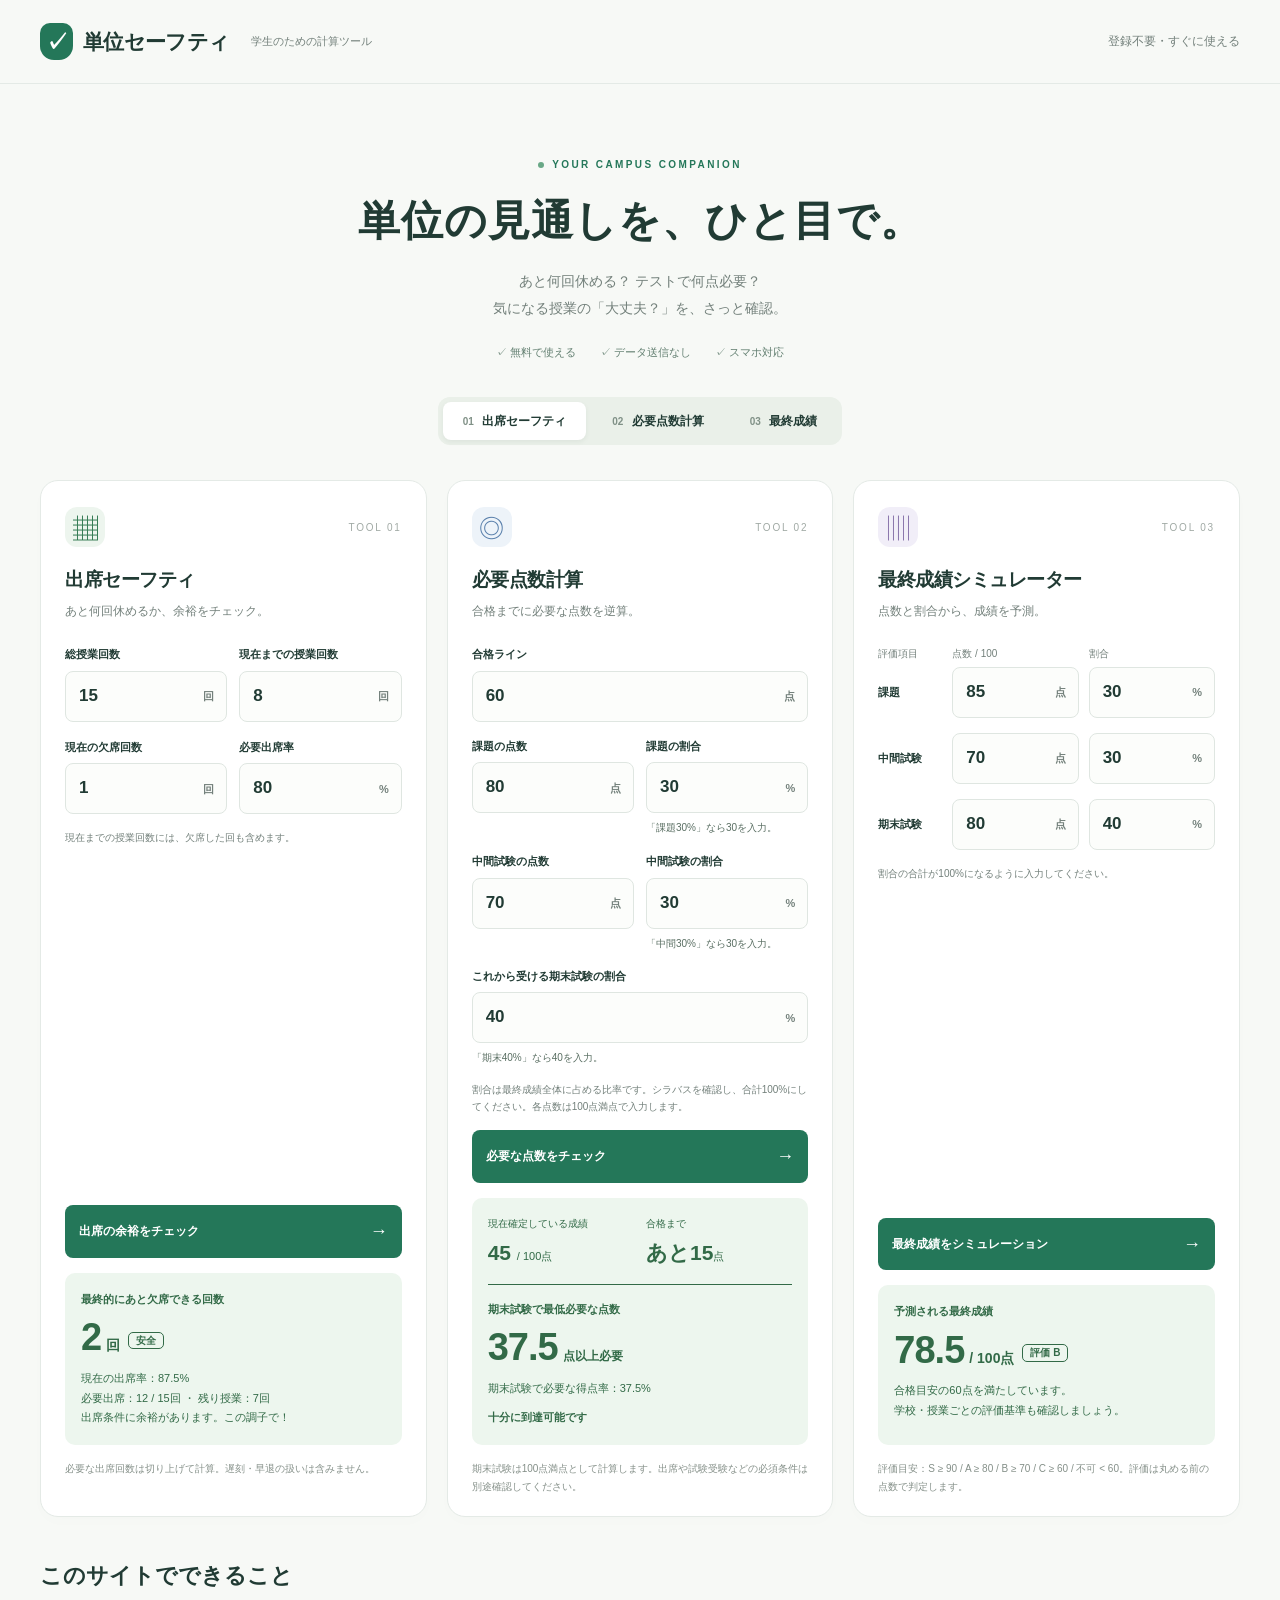
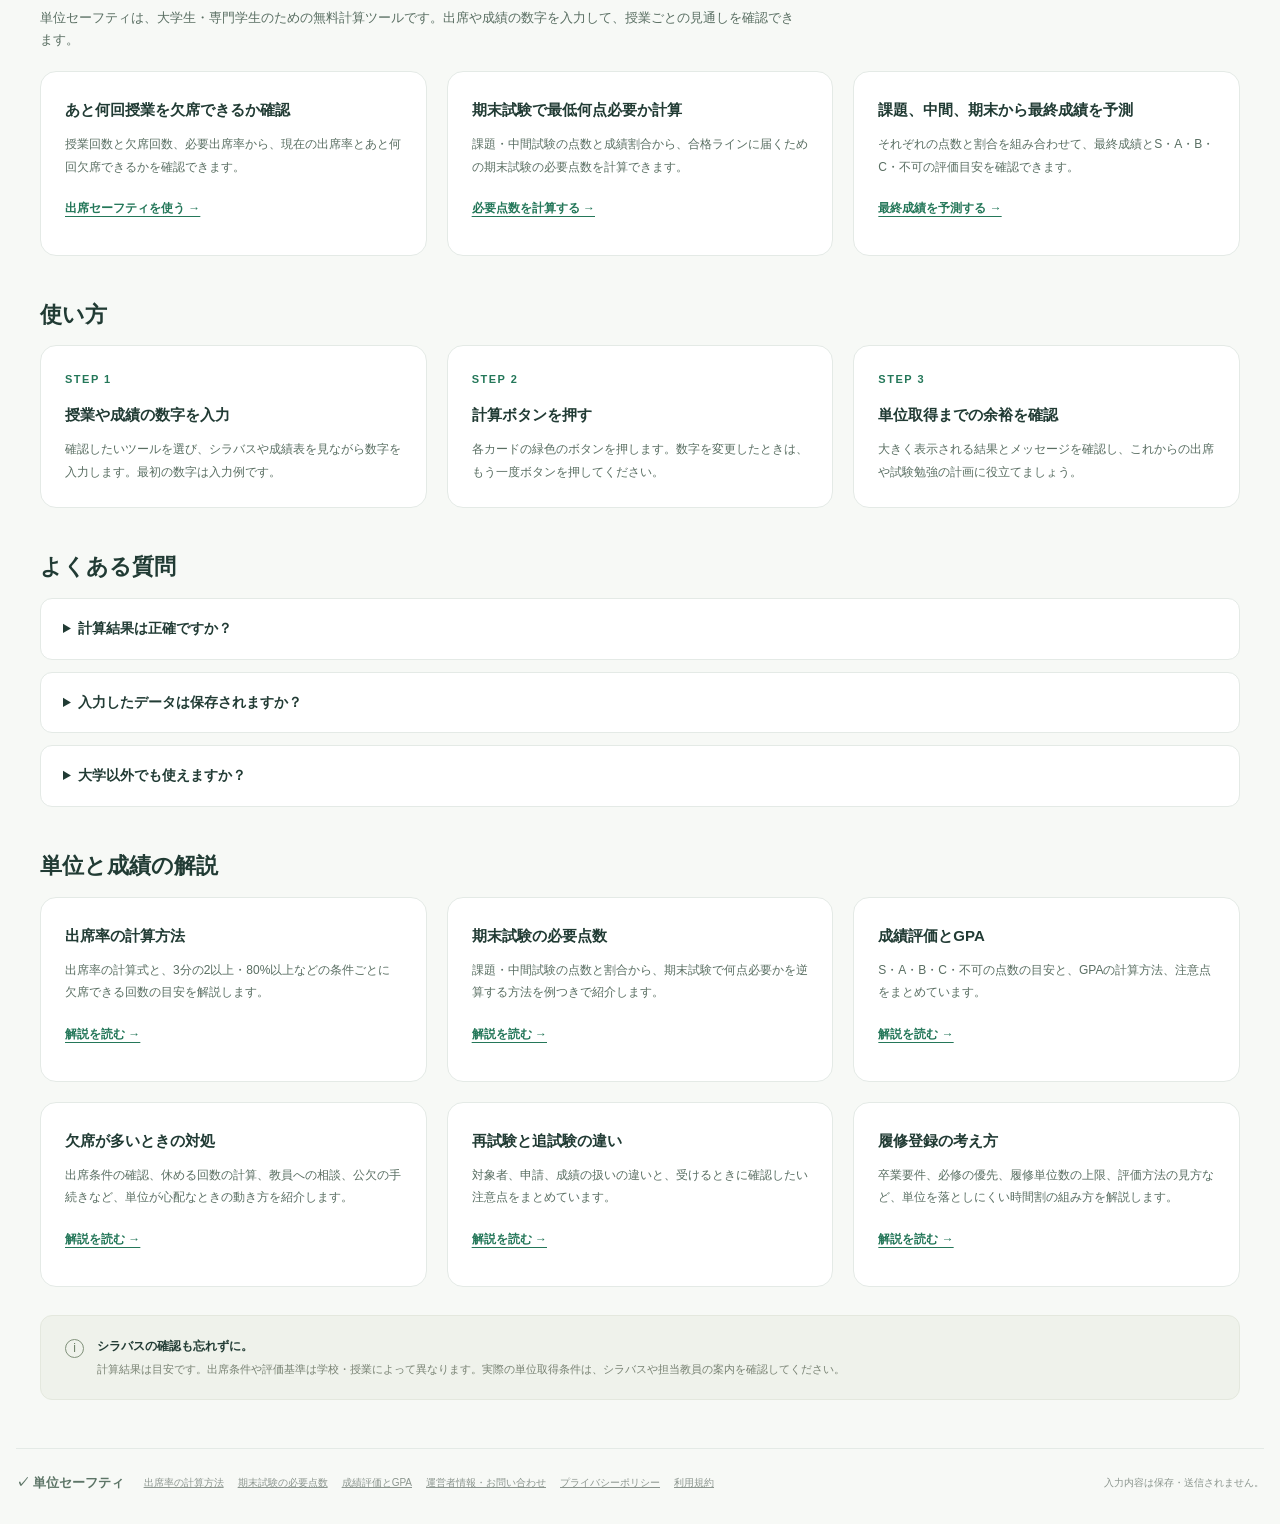
<file: index.html>
<!DOCTYPE html>
<html lang="ja">
<head>
  <meta charset="UTF-8">
  <meta name="viewport" content="width=device-width, initial-scale=1.0">
  <meta name="description" content="大学の授業をあと何回休めるか、期末試験であと何点必要かを無料で計算。出席率・必要点数・最終成績を簡単にシミュレーションできる大学生・専門学生向けWebツールです。">
  <title>あと何回休める？大学の出席・単位計算｜単位セーフティ</title>
  <link rel="icon" href="favicon.svg" type="image/svg+xml" sizes="any">
  <link rel="canonical" href="https://tani-safety.mytools-lab.com/">
  <meta property="og:title" content="あと何回休める？大学の出席・単位計算｜単位セーフティ">
  <meta property="og:description" content="大学の授業をあと何回休めるか、期末試験であと何点必要かを無料で計算できる大学生・専門学生向けWebツール。">
  <meta property="og:type" content="website">
  <meta property="og:url" content="https://tani-safety.mytools-lab.com/">
  <meta property="og:image" content="https://tani-safety.mytools-lab.com/og-image.png">
  <meta property="og:image:width" content="1200">
  <meta property="og:image:height" content="630">
  <meta property="og:image:alt" content="単位セーフティ - あと何回休める？期末で何点必要？">
  <meta property="og:site_name" content="単位セーフティ">
  <meta property="og:locale" content="ja_JP">
  <meta name="twitter:card" content="summary_large_image">
  <meta name="twitter:title" content="あと何回休める？大学の出席・単位計算｜単位セーフティ">
  <meta name="twitter:description" content="出席・必要点数・最終成績をかんたん計算できる大学生・専門学生向けWebツール。">
  <meta name="twitter:image" content="https://tani-safety.mytools-lab.com/og-image.png">
  <!-- Google Search Console verification: 所有権確認用metaタグをここに追加 -->
  <meta name="google-site-verification" content="w5scytuWyFhCezJ6uFwtXQJuVK16RTticlyjWJ2KoHQ" />
  <!-- FAQを変更する際は、画面と以下の質問・回答を同時に更新する。 -->
  <script type="application/ld+json">
  {
    "@context": "https://schema.org",
    "@type": "FAQPage",
    "mainEntity": [
      {
        "@type": "Question",
        "name": "計算結果は正確ですか？",
        "acceptedAnswer": {
          "@type": "Answer",
          "text": "入力した条件をもとに計算しますが、実際の単位認定条件は授業ごとに異なります。シラバスや担当教員の案内も確認してください。"
        }
      },
      {
        "@type": "Question",
        "name": "入力したデータは保存されますか？",
        "acceptedAnswer": {
          "@type": "Answer",
          "text": "このサイトは入力したデータを保存・送信しません。すべてブラウザ内で計算します。"
        }
      },
      {
        "@type": "Question",
        "name": "大学以外でも使えますか？",
        "acceptedAnswer": {
          "@type": "Answer",
          "text": "専門学校など、出席率や点数による評価がある授業でも利用できます。授業の評価方法に合わせて入力してください。"
        }
      }
    ]
  }
  </script>
  <link rel="stylesheet" href="style.css">
  <script src="script.js" defer></script>
</head>
<body>
  <header class="site-header"><a class="brand" href="./"><span class="brand-icon" aria-hidden="true">✓</span>単位セーフティ<span class="brand-tag">学生のための計算ツール</span></a><span class="header-note">登録不要・すぐに使える</span></header>
  <main>
    <section class="hero">
      <p class="eyebrow"><span></span> YOUR CAMPUS COMPANION</p>
      <h1>単位の見通しを、<br class="mobile-break">ひと目で。</h1>
      <p class="hero-description">あと何回休める？ テストで何点必要？<br>気になる授業の「大丈夫？」を、さっと確認。</p>
      <div class="hero-chips"><span>✓ 無料で使える</span><span>✓ データ送信なし</span><span>✓ スマホ対応</span></div>
    </section>
    <nav class="tool-nav" aria-label="計算ツール"><a href="#attendance"><span>01</span> 出席セーフティ</a><a href="#required"><span>02</span> 必要点数計算</a><a href="#grade"><span>03</span> 最終成績</a></nav>
    <section class="tools" aria-label="単位計算ツール">
      <article class="card" id="attendance">
        <div class="card-heading"><span class="tool-icon" aria-hidden="true">▦</span><span class="step">TOOL 01</span></div>
        <h2>出席セーフティ</h2><p class="card-description">あと何回休めるか、余裕をチェック。</p>
        <form id="attendance-form" novalidate>
          <div class="field-grid"><label>総授業回数<div class="input-wrap"><input id="total" type="number" min="1" max="10000" step="1" value="15" required inputmode="numeric"><span>回</span></div></label><label>現在までの授業回数<div class="input-wrap"><input id="held" type="number" min="0" max="10000" step="1" value="8" required inputmode="numeric"><span>回</span></div></label><label>現在の欠席回数<div class="input-wrap"><input id="absent" type="number" min="0" max="10000" step="1" value="1" required inputmode="numeric"><span>回</span></div></label><label>必要出席率<div class="input-wrap"><input id="rate" type="number" min="0" max="100" step="any" value="80" required inputmode="decimal"><span>%</span></div></label></div>
          <p class="input-hint">現在までの授業回数には、欠席した回も含めます。</p>
          <button type="submit">出席の余裕をチェック <span aria-hidden="true">→</span></button>
          <div class="result" id="attendance-result" role="status" aria-live="polite" aria-atomic="true"></div>
        </form>
        <p class="card-note">必要な出席回数は切り上げて計算。遅刻・早退の扱いは含みません。</p>
      </article>
      <article class="card" id="required">
        <div class="card-heading"><span class="tool-icon blue" aria-hidden="true">◎</span><span class="step">TOOL 02</span></div>
        <h2>必要点数計算</h2><p class="card-description">合格までに必要な点数を逆算。</p>
        <form id="required-form" novalidate>
          <label>合格ライン<div class="input-wrap"><input id="pass" type="number" min="0" max="100" step="any" value="60" required inputmode="decimal"><span>点</span></div></label>
          <div class="field-grid">
            <label>課題の点数<div class="input-wrap"><input id="required-assignment-score" type="number" min="0" max="100" step="any" value="80" required inputmode="decimal"><span>点</span></div></label>
            <label>課題の割合<div class="input-wrap"><input id="required-assignment-weight" type="number" min="0" max="100" step="any" value="30" required inputmode="decimal" aria-describedby="weight-help assignment-help"><span>%</span></div><span class="field-help" id="assignment-help">「課題30%」なら30を入力。</span></label>
            <label>中間試験の点数<div class="input-wrap"><input id="required-midterm-score" type="number" min="0" max="100" step="any" value="70" required inputmode="decimal"><span>点</span></div></label>
            <label>中間試験の割合<div class="input-wrap"><input id="required-midterm-weight" type="number" min="0" max="100" step="any" value="30" required inputmode="decimal" aria-describedby="weight-help midterm-help"><span>%</span></div><span class="field-help" id="midterm-help">「中間30%」なら30を入力。</span></label>
          </div>
          <label>これから受ける期末試験の割合<div class="input-wrap"><input id="required-final-weight" type="number" min="0" max="100" step="any" value="40" required inputmode="decimal" aria-describedby="weight-help final-help"><span>%</span></div><span class="field-help" id="final-help">「期末40%」なら40を入力。</span></label>
          <p class="input-hint" id="weight-help">割合は最終成績全体に占める比率です。シラバスを確認し、合計100%にしてください。各点数は100点満点で入力します。</p>
          <button type="submit">必要な点数をチェック <span aria-hidden="true">→</span></button>
          <div class="result" id="required-result" role="status" aria-live="polite" aria-atomic="true"></div>
        </form>
        <p class="card-note">期末試験は100点満点として計算します。出席や試験受験などの必須条件は別途確認してください。</p>
      </article>
      <article class="card" id="grade">
        <div class="card-heading"><span class="tool-icon purple" aria-hidden="true">▥</span><span class="step">TOOL 03</span></div>
        <h2>最終成績シミュレーター</h2><p class="card-description">点数と割合から、成績を予測。</p>
        <form id="grade-form" novalidate>
          <div class="grade-header" aria-hidden="true"><span>評価項目</span><span>点数 / 100</span><span>割合</span></div>
          <div class="grade-row"><span>課題</span><div class="input-wrap"><input id="assignment-score" aria-label="課題の点数（100点満点）" type="number" min="0" max="100" step="any" value="85" required inputmode="decimal"><span>点</span></div><div class="input-wrap"><input id="assignment-weight" aria-label="課題の割合" type="number" min="0" max="100" step="any" value="30" required inputmode="decimal"><span>%</span></div></div>
          <div class="grade-row"><span>中間試験</span><div class="input-wrap"><input id="midterm-score" aria-label="中間試験の点数（100点満点）" type="number" min="0" max="100" step="any" value="70" required inputmode="decimal"><span>点</span></div><div class="input-wrap"><input id="midterm-weight" aria-label="中間試験の割合" type="number" min="0" max="100" step="any" value="30" required inputmode="decimal"><span>%</span></div></div>
          <div class="grade-row"><span>期末試験</span><div class="input-wrap"><input id="final-score" aria-label="期末試験の点数（100点満点）" type="number" min="0" max="100" step="any" value="80" required inputmode="decimal"><span>点</span></div><div class="input-wrap"><input id="final-weight" aria-label="期末試験の割合" type="number" min="0" max="100" step="any" value="40" required inputmode="decimal"><span>%</span></div></div>
          <p class="input-hint">割合の合計が100%になるように入力してください。</p>
          <button type="submit">最終成績をシミュレーション <span aria-hidden="true">→</span></button>
          <div class="result" id="grade-result" role="status" aria-live="polite" aria-atomic="true"></div>
        </form>
        <p class="card-note">評価目安：S ≥ 90 / A ≥ 80 / B ≥ 70 / C ≥ 60 / 不可 &lt; 60。評価は丸める前の点数で判定します。</p>
      </article>
    </section>
    <section class="info-section" aria-labelledby="about-heading">
      <h2 id="about-heading">このサイトでできること</h2>
      <p class="section-intro">単位セーフティは、大学生・専門学生のための無料計算ツールです。出席や成績の数字を入力して、授業ごとの見通しを確認できます。</p>
      <div class="info-grid">
        <article class="info-card"><h3>あと何回授業を欠席できるか確認</h3><p>授業回数と欠席回数、必要出席率から、現在の出席率とあと何回欠席できるかを確認できます。</p><a href="#attendance">出席セーフティを使う →</a></article>
        <article class="info-card"><h3>期末試験で最低何点必要か計算</h3><p>課題・中間試験の点数と成績割合から、合格ラインに届くための期末試験の必要点数を計算できます。</p><a href="#required">必要点数を計算する →</a></article>
        <article class="info-card"><h3>課題、中間、期末から最終成績を予測</h3><p>それぞれの点数と割合を組み合わせて、最終成績とS・A・B・C・不可の評価目安を確認できます。</p><a href="#grade">最終成績を予測する →</a></article>
      </div>
    </section>
    <section class="info-section" aria-labelledby="usage-heading">
      <h2 id="usage-heading">使い方</h2>
      <ol class="info-grid usage-list">
        <li class="info-card"><span class="step-number">STEP 1</span><h3>授業や成績の数字を入力</h3><p>確認したいツールを選び、シラバスや成績表を見ながら数字を入力します。最初の数字は入力例です。</p></li>
        <li class="info-card"><span class="step-number">STEP 2</span><h3>計算ボタンを押す</h3><p>各カードの緑色のボタンを押します。数字を変更したときは、もう一度ボタンを押してください。</p></li>
        <li class="info-card"><span class="step-number">STEP 3</span><h3>単位取得までの余裕を確認</h3><p>大きく表示される結果とメッセージを確認し、これからの出席や試験勉強の計画に役立てましょう。</p></li>
      </ol>
    </section>
    <section class="info-section faq" aria-labelledby="faq-heading">
      <h2 id="faq-heading">よくある質問</h2>
      <details><summary>計算結果は正確ですか？</summary><p>入力した条件をもとに計算しますが、実際の単位認定条件は授業ごとに異なります。シラバスや担当教員の案内も確認してください。</p></details>
      <details><summary>入力したデータは保存されますか？</summary><p>このサイトは入力したデータを保存・送信しません。すべてブラウザ内で計算します。</p></details>
      <details><summary>大学以外でも使えますか？</summary><p>専門学校など、出席率や点数による評価がある授業でも利用できます。授業の評価方法に合わせて入力してください。</p></details>
    </section>
    <section class="info-section" aria-labelledby="guides-heading">
      <h2 id="guides-heading">単位と成績の解説</h2>
      <div class="info-grid guide-list">
        <article class="info-card"><h3>出席率の計算方法</h3><p>出席率の計算式と、3分の2以上・80%以上などの条件ごとに欠席できる回数の目安を解説します。</p><a href="guide-attendance">解説を読む →</a></article>
        <article class="info-card"><h3>期末試験の必要点数</h3><p>課題・中間試験の点数と割合から、期末試験で何点必要かを逆算する方法を例つきで紹介します。</p><a href="guide-required-score">解説を読む →</a></article>
        <article class="info-card"><h3>成績評価とGPA</h3><p>S・A・B・C・不可の点数の目安と、GPAの計算方法、注意点をまとめています。</p><a href="guide-grades">解説を読む →</a></article>
        <article class="info-card"><h3>欠席が多いときの対処</h3><p>出席条件の確認、休める回数の計算、教員への相談、公欠の手続きなど、単位が心配なときの動き方を紹介します。</p><a href="guide-absence">解説を読む →</a></article>
        <article class="info-card"><h3>再試験と追試験の違い</h3><p>対象者、申請、成績の扱いの違いと、受けるときに確認したい注意点をまとめています。</p><a href="guide-retake">解説を読む →</a></article>
        <article class="info-card"><h3>履修登録の考え方</h3><p>卒業要件、必修の優先、履修単位数の上限、評価方法の見方など、単位を落としにくい時間割の組み方を解説します。</p><a href="guide-course-registration">解説を読む →</a></article>
      </div>
    </section>
    <aside class="notice"><span class="notice-icon" aria-hidden="true">i</span><div><h2>シラバスの確認も忘れずに。</h2><p>計算結果は目安です。出席条件や評価基準は学校・授業によって異なります。実際の単位取得条件は、シラバスや担当教員の案内を確認してください。</p></div></aside>
  </main>
  <footer><a class="footer-brand" href="./">✓ 単位セーフティ</a><nav class="footer-links" aria-label="サイト情報"><a href="guide-attendance">出席率の計算方法</a><a href="guide-required-score">期末試験の必要点数</a><a href="guide-grades">成績評価とGPA</a><a href="about">運営者情報・お問い合わせ</a><a href="privacy">プライバシーポリシー</a><a href="terms">利用規約</a></nav><span>入力内容は保存・送信されません。</span></footer>
</body>
</html>
</file>
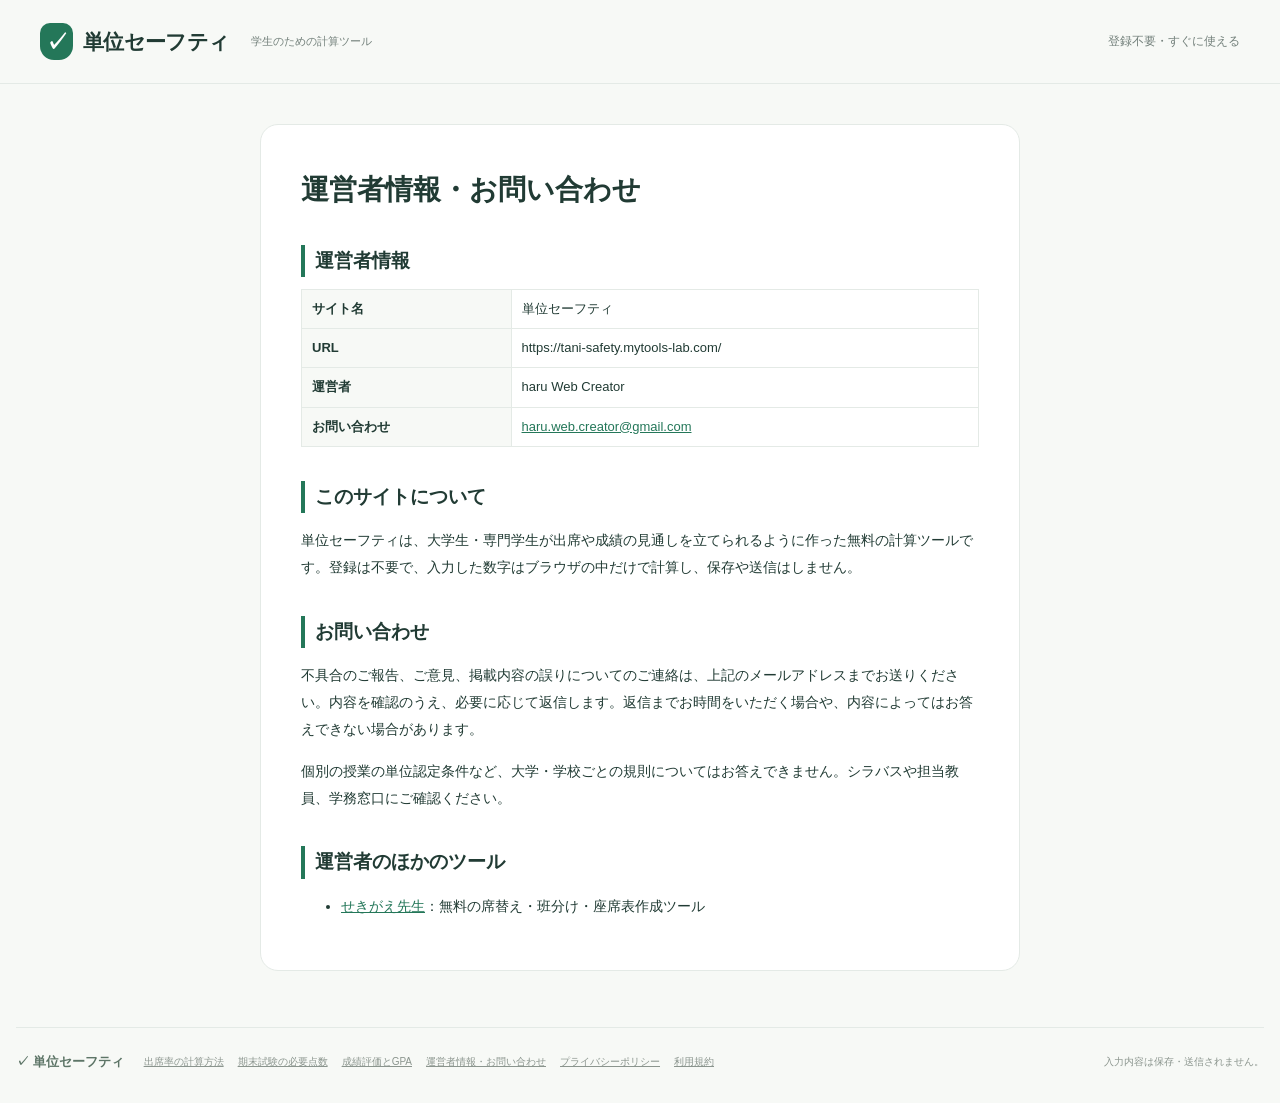
<file: about.html>
<!DOCTYPE html>
<html lang="ja">
<head>
  <meta charset="UTF-8">
  <meta name="viewport" content="width=device-width, initial-scale=1.0">
  <meta name="description" content="単位セーフティの運営者情報とお問い合わせ先です。">
  <title>運営者情報・お問い合わせ｜単位セーフティ</title>
  <link rel="icon" href="favicon.svg" type="image/svg+xml" sizes="any">
  <link rel="canonical" href="https://tani-safety.mytools-lab.com/about">
  <meta property="og:title" content="運営者情報・お問い合わせ｜単位セーフティ">
  <meta property="og:description" content="単位セーフティの運営者情報とお問い合わせ先です。">
  <meta property="og:type" content="article">
  <meta property="og:url" content="https://tani-safety.mytools-lab.com/about">
  <meta property="og:image" content="https://tani-safety.mytools-lab.com/og-image.png">
  <meta property="og:site_name" content="単位セーフティ">
  <meta property="og:locale" content="ja_JP">
  <link rel="stylesheet" href="style.css">
</head>
<body>
  <header class="site-header"><a class="brand" href="./"><span class="brand-icon" aria-hidden="true">✓</span>単位セーフティ<span class="brand-tag">学生のための計算ツール</span></a><span class="header-note">登録不要・すぐに使える</span></header>
  <main>
    <article class="doc">
      <h1>運営者情報・お問い合わせ</h1>
      <h2>運営者情報</h2>
      <table>
        <tbody><tr><th scope="row">サイト名</th><td>単位セーフティ</td></tr><tr><th scope="row">URL</th><td>https://tani-safety.mytools-lab.com/</td></tr><tr><th scope="row">運営者</th><td>haru Web Creator</td></tr><tr><th scope="row">お問い合わせ</th><td><a href="mailto:haru.web.creator@gmail.com">haru.web.creator@gmail.com</a></td></tr></tbody>
      </table>
      <h2>このサイトについて</h2>
      <p>単位セーフティは、大学生・専門学生が出席や成績の見通しを立てられるように作った無料の計算ツールです。登録は不要で、入力した数字はブラウザの中だけで計算し、保存や送信はしません。</p>
      <h2>お問い合わせ</h2>
      <p>不具合のご報告、ご意見、掲載内容の誤りについてのご連絡は、上記のメールアドレスまでお送りください。内容を確認のうえ、必要に応じて返信します。返信までお時間をいただく場合や、内容によってはお答えできない場合があります。</p>
      <p>個別の授業の単位認定条件など、大学・学校ごとの規則についてはお答えできません。シラバスや担当教員、学務窓口にご確認ください。</p>
      <h2>運営者のほかのツール</h2>
      <ul><li><a href="https://sekigae.mytools-lab.com/">せきがえ先生</a>：無料の席替え・班分け・座席表作成ツール</li></ul>
    </article>
  </main>
  <footer><a class="footer-brand" href="./">✓ 単位セーフティ</a><nav class="footer-links" aria-label="サイト情報"><a href="guide-attendance">出席率の計算方法</a><a href="guide-required-score">期末試験の必要点数</a><a href="guide-grades">成績評価とGPA</a><a href="about">運営者情報・お問い合わせ</a><a href="privacy">プライバシーポリシー</a><a href="terms">利用規約</a></nav><span>入力内容は保存・送信されません。</span></footer>
</body>
</html>
</file>
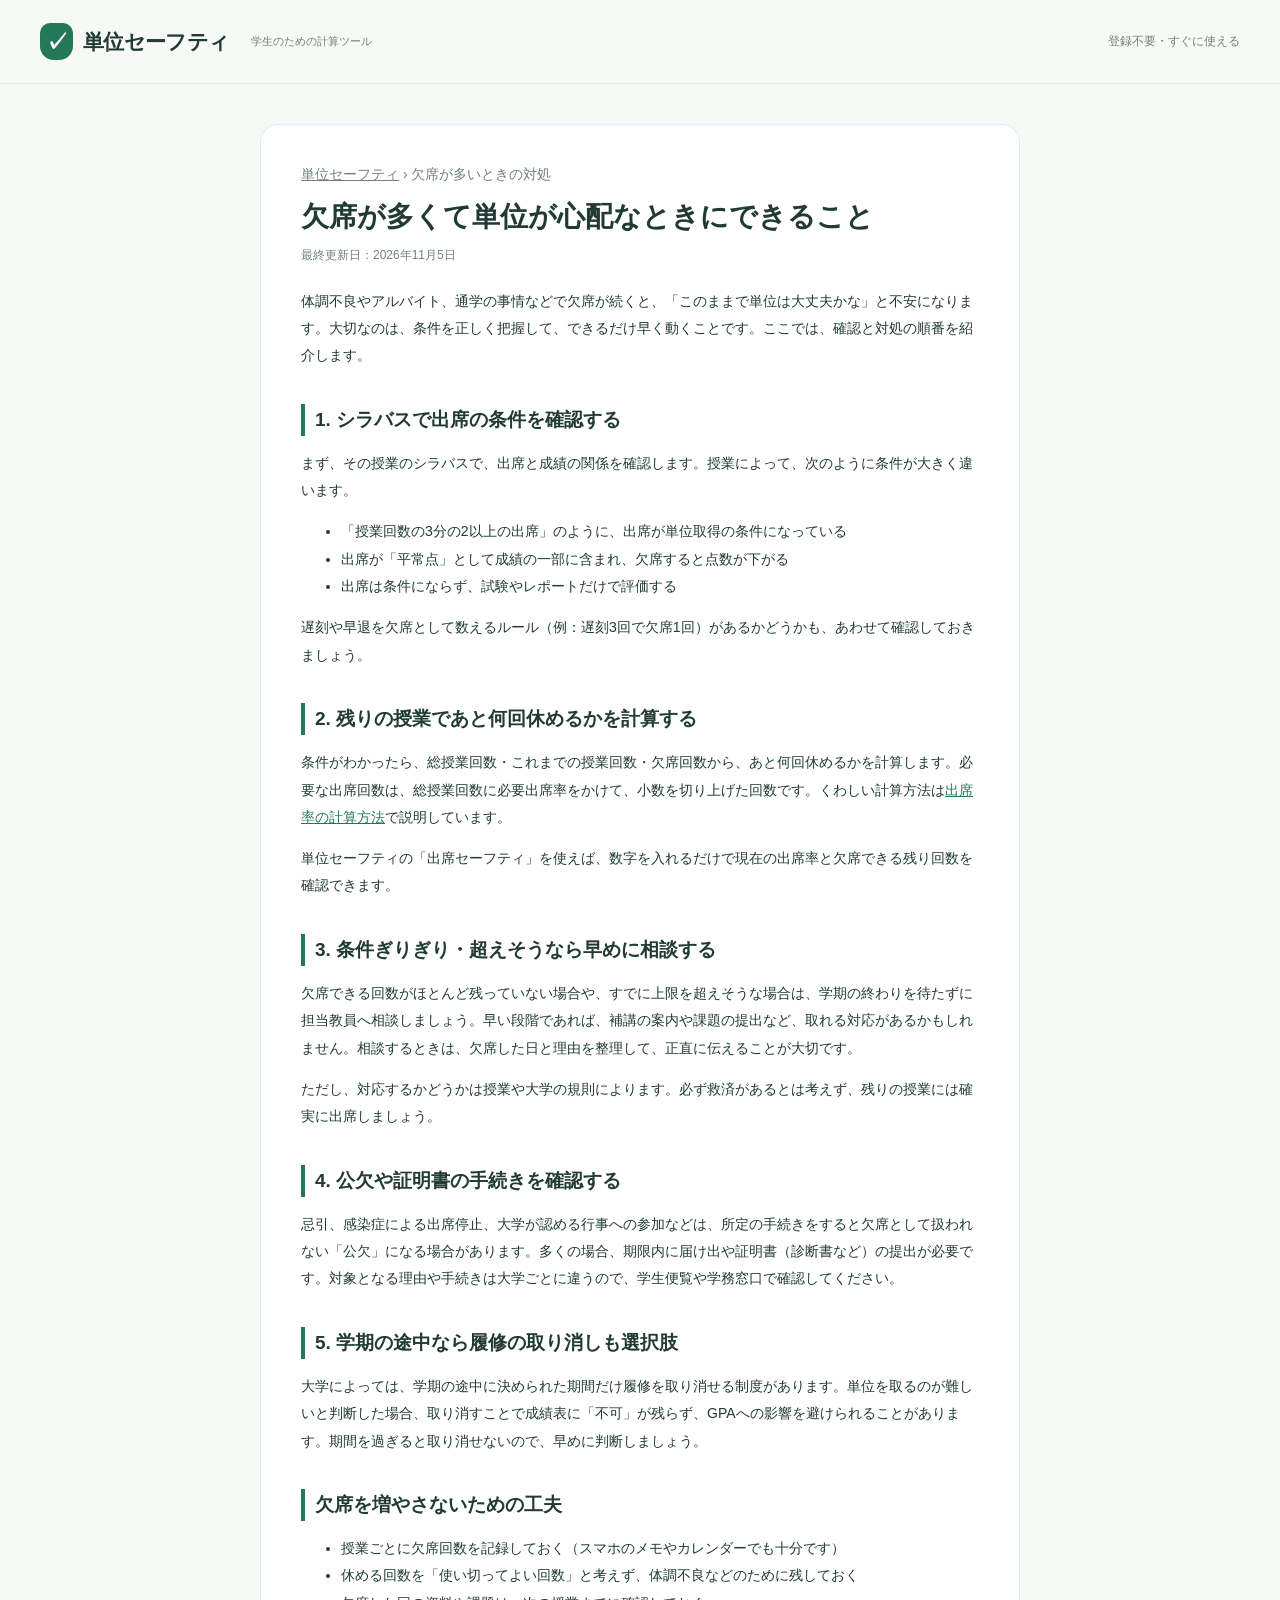
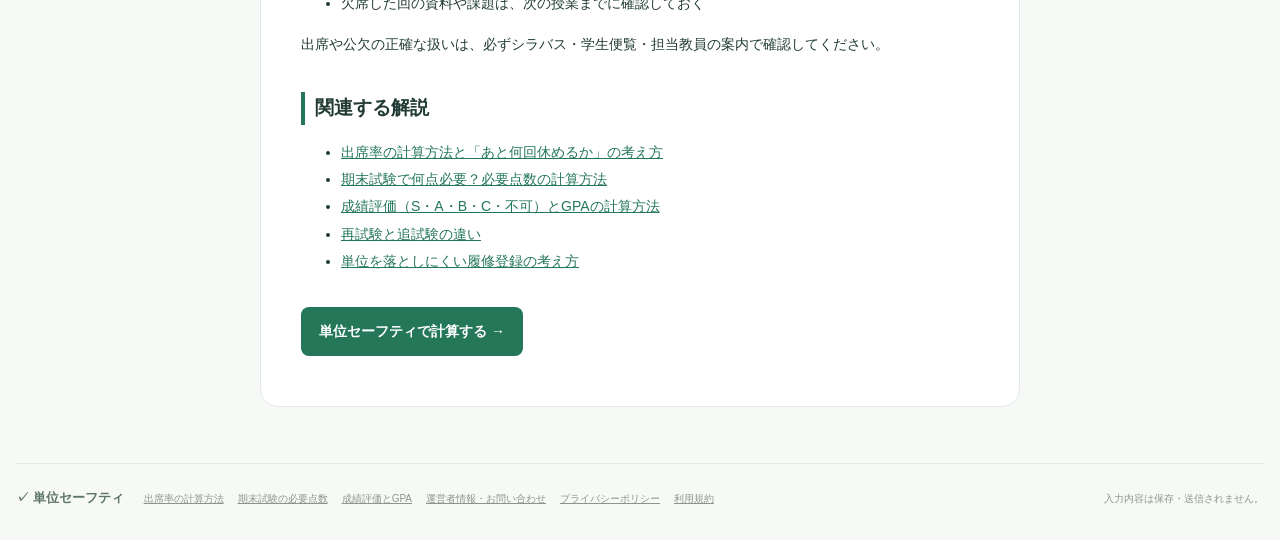
<file: guide-absence.html>
<!DOCTYPE html>
<html lang="ja">
<head>
  <meta charset="UTF-8">
  <meta name="viewport" content="width=device-width, initial-scale=1.0">
  <meta name="description" content="授業の欠席が増えて単位が心配なときに、まず確認したいことと、早めにできる対処を順番に解説します。シラバスの出席条件、残りの授業で休める回数の計算、教員への相談、公欠や証明書の手続きなどをまとめました。">
  <title>欠席が多くて単位が心配なときにできること｜単位セーフティ</title>
  <link rel="icon" href="favicon.svg" type="image/svg+xml" sizes="any">
  <link rel="canonical" href="https://tani-safety.mytools-lab.com/guide-absence">
  <meta property="og:title" content="欠席が多くて単位が心配なときにできること｜単位セーフティ">
  <meta property="og:description" content="授業の欠席が増えて単位が心配なときに、まず確認したいことと、早めにできる対処を順番に解説します。シラバスの出席条件、残りの授業で休める回数の計算、教員への相談、公欠や証明書の手続きなどをまとめました。">
  <meta property="og:type" content="article">
  <meta property="og:url" content="https://tani-safety.mytools-lab.com/guide-absence">
  <meta property="og:image" content="https://tani-safety.mytools-lab.com/og-image.png">
  <meta property="og:site_name" content="単位セーフティ">
  <meta property="og:locale" content="ja_JP">
  <link rel="stylesheet" href="style.css">
</head>
<body>
  <header class="site-header"><a class="brand" href="./"><span class="brand-icon" aria-hidden="true">✓</span>単位セーフティ<span class="brand-tag">学生のための計算ツール</span></a><span class="header-note">登録不要・すぐに使える</span></header>
  <main>
    <article class="doc">
      <p class="breadcrumb"><a href="./">単位セーフティ</a> › 欠席が多いときの対処</p>
      <h1>欠席が多くて単位が心配なときにできること</h1>
      <p class="updated">最終更新日：2026年11月5日</p>
      <p>体調不良やアルバイト、通学の事情などで欠席が続くと、「このままで単位は大丈夫かな」と不安になります。大切なのは、条件を正しく把握して、できるだけ早く動くことです。ここでは、確認と対処の順番を紹介します。</p>
      <h2>1. シラバスで出席の条件を確認する</h2>
      <p>まず、その授業のシラバスで、出席と成績の関係を確認します。授業によって、次のように条件が大きく違います。</p>
      <ul>
        <li>「授業回数の3分の2以上の出席」のように、出席が単位取得の条件になっている</li>
        <li>出席が「平常点」として成績の一部に含まれ、欠席すると点数が下がる</li>
        <li>出席は条件にならず、試験やレポートだけで評価する</li>
      </ul>
      <p>遅刻や早退を欠席として数えるルール（例：遅刻3回で欠席1回）があるかどうかも、あわせて確認しておきましょう。</p>
      <h2>2. 残りの授業であと何回休めるかを計算する</h2>
      <p>条件がわかったら、総授業回数・これまでの授業回数・欠席回数から、あと何回休めるかを計算します。必要な出席回数は、総授業回数に必要出席率をかけて、小数を切り上げた回数です。くわしい計算方法は<a href="guide-attendance">出席率の計算方法</a>で説明しています。</p>
      <p>単位セーフティの「出席セーフティ」を使えば、数字を入れるだけで現在の出席率と欠席できる残り回数を確認できます。</p>
      <h2>3. 条件ぎりぎり・超えそうなら早めに相談する</h2>
      <p>欠席できる回数がほとんど残っていない場合や、すでに上限を超えそうな場合は、学期の終わりを待たずに担当教員へ相談しましょう。早い段階であれば、補講の案内や課題の提出など、取れる対応があるかもしれません。相談するときは、欠席した日と理由を整理して、正直に伝えることが大切です。</p>
      <p>ただし、対応するかどうかは授業や大学の規則によります。必ず救済があるとは考えず、残りの授業には確実に出席しましょう。</p>
      <h2>4. 公欠や証明書の手続きを確認する</h2>
      <p>忌引、感染症による出席停止、大学が認める行事への参加などは、所定の手続きをすると欠席として扱われない「公欠」になる場合があります。多くの場合、期限内に届け出や証明書（診断書など）の提出が必要です。対象となる理由や手続きは大学ごとに違うので、学生便覧や学務窓口で確認してください。</p>
      <h2>5. 学期の途中なら履修の取り消しも選択肢</h2>
      <p>大学によっては、学期の途中に決められた期間だけ履修を取り消せる制度があります。単位を取るのが難しいと判断した場合、取り消すことで成績表に「不可」が残らず、GPAへの影響を避けられることがあります。期間を過ぎると取り消せないので、早めに判断しましょう。</p>
      <h2>欠席を増やさないための工夫</h2>
      <ul>
        <li>授業ごとに欠席回数を記録しておく（スマホのメモやカレンダーでも十分です）</li>
        <li>休める回数を「使い切ってよい回数」と考えず、体調不良などのために残しておく</li>
        <li>欠席した回の資料や課題は、次の授業までに確認しておく</li>
      </ul>
      <p>出席や公欠の正確な扱いは、必ずシラバス・学生便覧・担当教員の案内で確認してください。</p>
      <h2>関連する解説</h2>
      <ul class="related-list"><li><a href="guide-attendance">出席率の計算方法と「あと何回休めるか」の考え方</a></li><li><a href="guide-required-score">期末試験で何点必要？必要点数の計算方法</a></li><li><a href="guide-grades">成績評価（S・A・B・C・不可）とGPAの計算方法</a></li><li><a href="guide-retake">再試験と追試験の違い</a></li><li><a href="guide-course-registration">単位を落としにくい履修登録の考え方</a></li></ul>
      <p class="doc-cta"><a class="cta-link" href="./">単位セーフティで計算する →</a></p>
    </article>
  </main>
  <footer><a class="footer-brand" href="./">✓ 単位セーフティ</a><nav class="footer-links" aria-label="サイト情報"><a href="guide-attendance">出席率の計算方法</a><a href="guide-required-score">期末試験の必要点数</a><a href="guide-grades">成績評価とGPA</a><a href="about">運営者情報・お問い合わせ</a><a href="privacy">プライバシーポリシー</a><a href="terms">利用規約</a></nav><span>入力内容は保存・送信されません。</span></footer>
</body>
</html>
</file>
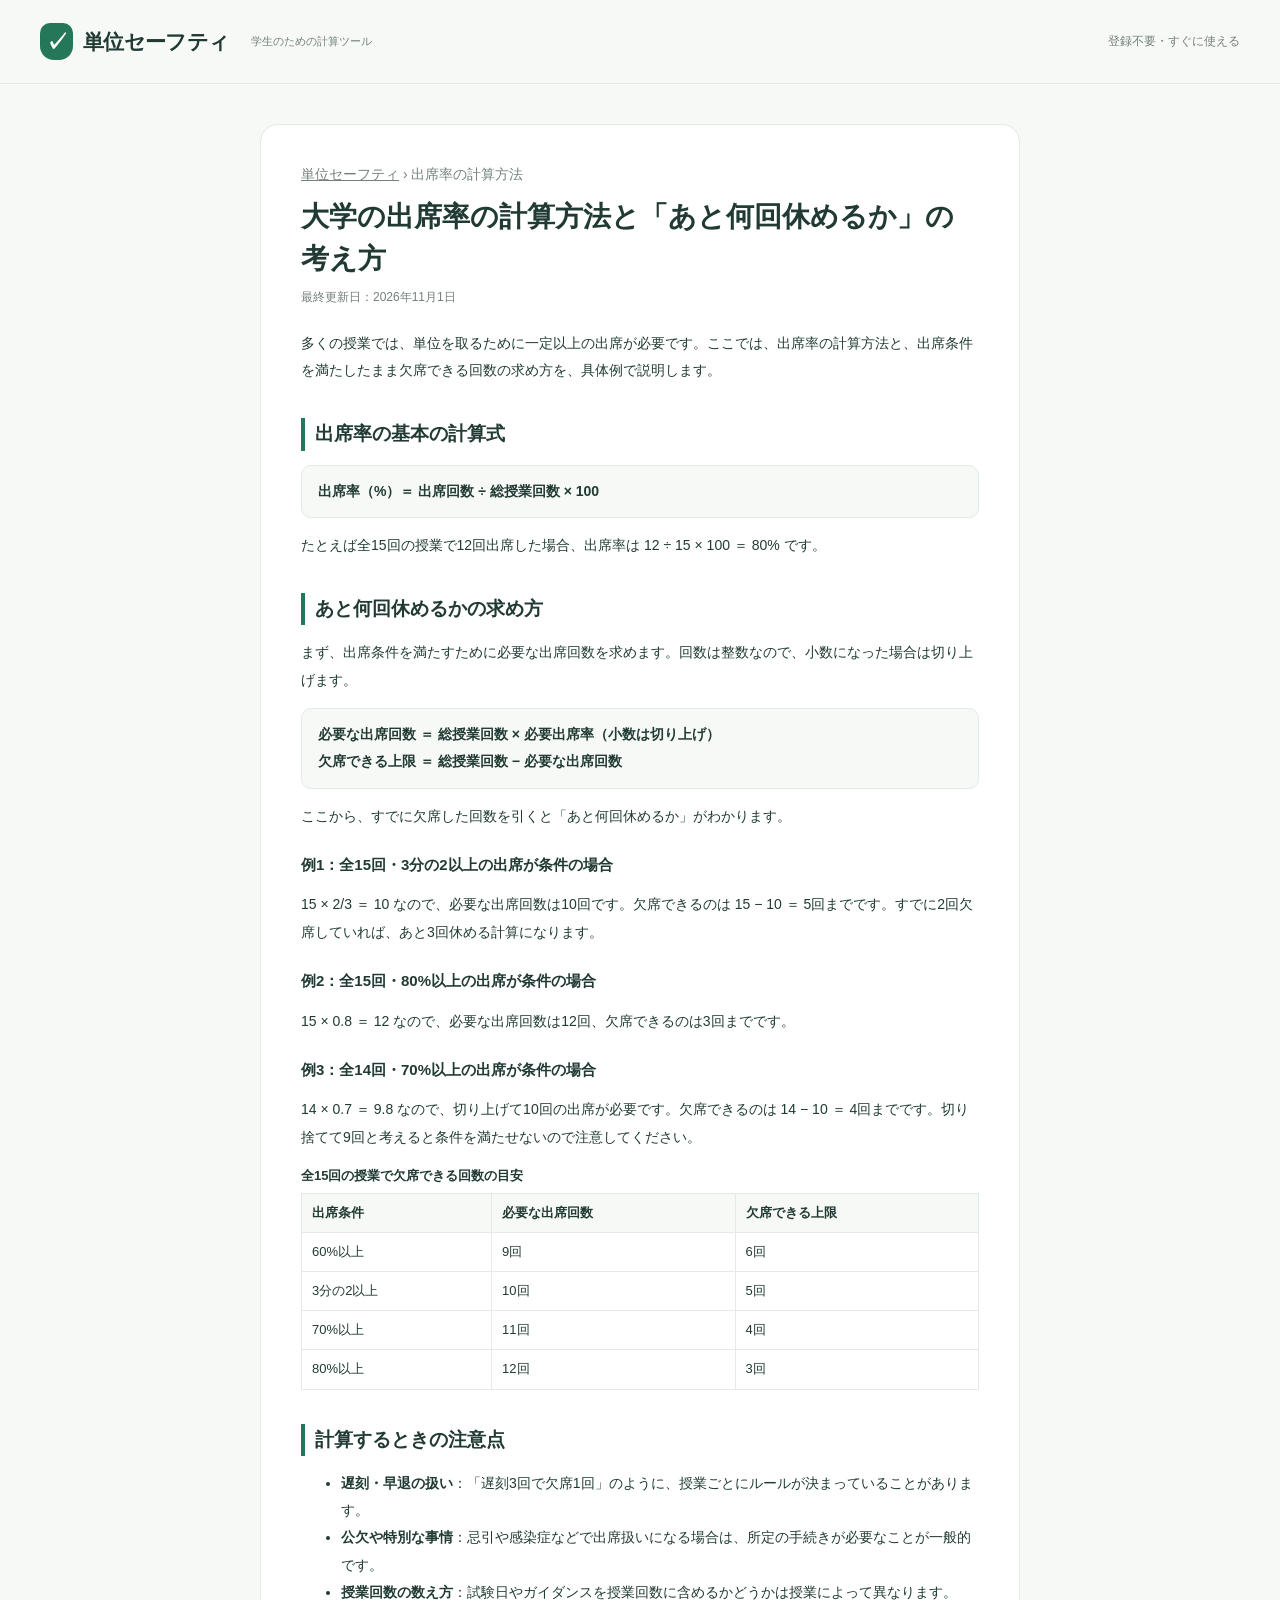
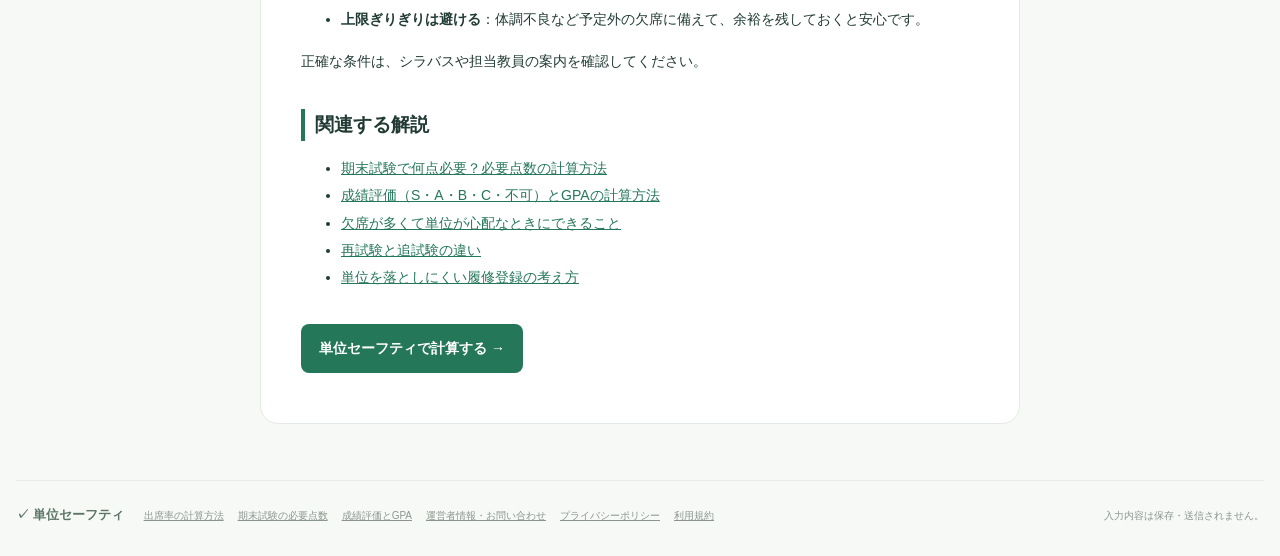
<file: guide-attendance.html>
<!DOCTYPE html>
<html lang="ja">
<head>
  <meta charset="UTF-8">
  <meta name="viewport" content="width=device-width, initial-scale=1.0">
  <meta name="description" content="大学の出席率の計算式と、「あと何回休めるか」を求める方法を例つきで解説。3分の2以上・80%以上などの出席条件ごとの欠席できる回数の目安と、遅刻や公欠の注意点もまとめています。">
  <title>大学の出席率の計算方法｜あと何回休めるかの考え方｜単位セーフティ</title>
  <link rel="icon" href="favicon.svg" type="image/svg+xml" sizes="any">
  <link rel="canonical" href="https://tani-safety.mytools-lab.com/guide-attendance">
  <meta property="og:title" content="大学の出席率の計算方法｜あと何回休めるかの考え方｜単位セーフティ">
  <meta property="og:description" content="大学の出席率の計算式と、「あと何回休めるか」を求める方法を例つきで解説。3分の2以上・80%以上などの出席条件ごとの欠席できる回数の目安と、遅刻や公欠の注意点もまとめています。">
  <meta property="og:type" content="article">
  <meta property="og:url" content="https://tani-safety.mytools-lab.com/guide-attendance">
  <meta property="og:image" content="https://tani-safety.mytools-lab.com/og-image.png">
  <meta property="og:site_name" content="単位セーフティ">
  <meta property="og:locale" content="ja_JP">
  <link rel="stylesheet" href="style.css">
</head>
<body>
  <header class="site-header"><a class="brand" href="./"><span class="brand-icon" aria-hidden="true">✓</span>単位セーフティ<span class="brand-tag">学生のための計算ツール</span></a><span class="header-note">登録不要・すぐに使える</span></header>
  <main>
    <article class="doc">
      <p class="breadcrumb"><a href="./">単位セーフティ</a> › 出席率の計算方法</p>
      <h1>大学の出席率の計算方法と「あと何回休めるか」の考え方</h1>
      <p class="updated">最終更新日：2026年11月1日</p>
      <p>多くの授業では、単位を取るために一定以上の出席が必要です。ここでは、出席率の計算方法と、出席条件を満たしたまま欠席できる回数の求め方を、具体例で説明します。</p>
      <h2>出席率の基本の計算式</h2>
      <p class="formula">出席率（%）＝ 出席回数 ÷ 総授業回数 × 100</p>
      <p>たとえば全15回の授業で12回出席した場合、出席率は 12 ÷ 15 × 100 ＝ 80% です。</p>
      <h2>あと何回休めるかの求め方</h2>
      <p>まず、出席条件を満たすために必要な出席回数を求めます。回数は整数なので、小数になった場合は切り上げます。</p>
      <p class="formula">必要な出席回数 ＝ 総授業回数 × 必要出席率（小数は切り上げ）<br>欠席できる上限 ＝ 総授業回数 − 必要な出席回数</p>
      <p>ここから、すでに欠席した回数を引くと「あと何回休めるか」がわかります。</p>
      <h3>例1：全15回・3分の2以上の出席が条件の場合</h3>
      <p>15 × 2/3 ＝ 10 なので、必要な出席回数は10回です。欠席できるのは 15 − 10 ＝ 5回までです。すでに2回欠席していれば、あと3回休める計算になります。</p>
      <h3>例2：全15回・80%以上の出席が条件の場合</h3>
      <p>15 × 0.8 ＝ 12 なので、必要な出席回数は12回、欠席できるのは3回までです。</p>
      <h3>例3：全14回・70%以上の出席が条件の場合</h3>
      <p>14 × 0.7 ＝ 9.8 なので、切り上げて10回の出席が必要です。欠席できるのは 14 − 10 ＝ 4回までです。切り捨てて9回と考えると条件を満たせないので注意してください。</p>
      <table>
        <caption>全15回の授業で欠席できる回数の目安</caption>
        <thead><tr><th scope="col">出席条件</th><th scope="col">必要な出席回数</th><th scope="col">欠席できる上限</th></tr></thead>
        <tbody><tr><td>60%以上</td><td>9回</td><td>6回</td></tr><tr><td>3分の2以上</td><td>10回</td><td>5回</td></tr><tr><td>70%以上</td><td>11回</td><td>4回</td></tr><tr><td>80%以上</td><td>12回</td><td>3回</td></tr></tbody>
      </table>
      <h2>計算するときの注意点</h2>
      <ul>
        <li><strong>遅刻・早退の扱い</strong>：「遅刻3回で欠席1回」のように、授業ごとにルールが決まっていることがあります。</li>
        <li><strong>公欠や特別な事情</strong>：忌引や感染症などで出席扱いになる場合は、所定の手続きが必要なことが一般的です。</li>
        <li><strong>授業回数の数え方</strong>：試験日やガイダンスを授業回数に含めるかどうかは授業によって異なります。</li>
        <li><strong>上限ぎりぎりは避ける</strong>：体調不良など予定外の欠席に備えて、余裕を残しておくと安心です。</li>
      </ul>
      <p>正確な条件は、シラバスや担当教員の案内を確認してください。</p>
      <h2>関連する解説</h2>
      <ul class="related-list"><li><a href="guide-required-score">期末試験で何点必要？必要点数の計算方法</a></li><li><a href="guide-grades">成績評価（S・A・B・C・不可）とGPAの計算方法</a></li><li><a href="guide-absence">欠席が多くて単位が心配なときにできること</a></li><li><a href="guide-retake">再試験と追試験の違い</a></li><li><a href="guide-course-registration">単位を落としにくい履修登録の考え方</a></li></ul>
      <p class="doc-cta"><a class="cta-link" href="./">単位セーフティで計算する →</a></p>
    </article>
  </main>
  <footer><a class="footer-brand" href="./">✓ 単位セーフティ</a><nav class="footer-links" aria-label="サイト情報"><a href="guide-attendance">出席率の計算方法</a><a href="guide-required-score">期末試験の必要点数</a><a href="guide-grades">成績評価とGPA</a><a href="about">運営者情報・お問い合わせ</a><a href="privacy">プライバシーポリシー</a><a href="terms">利用規約</a></nav><span>入力内容は保存・送信されません。</span></footer>
</body>
</html>
</file>
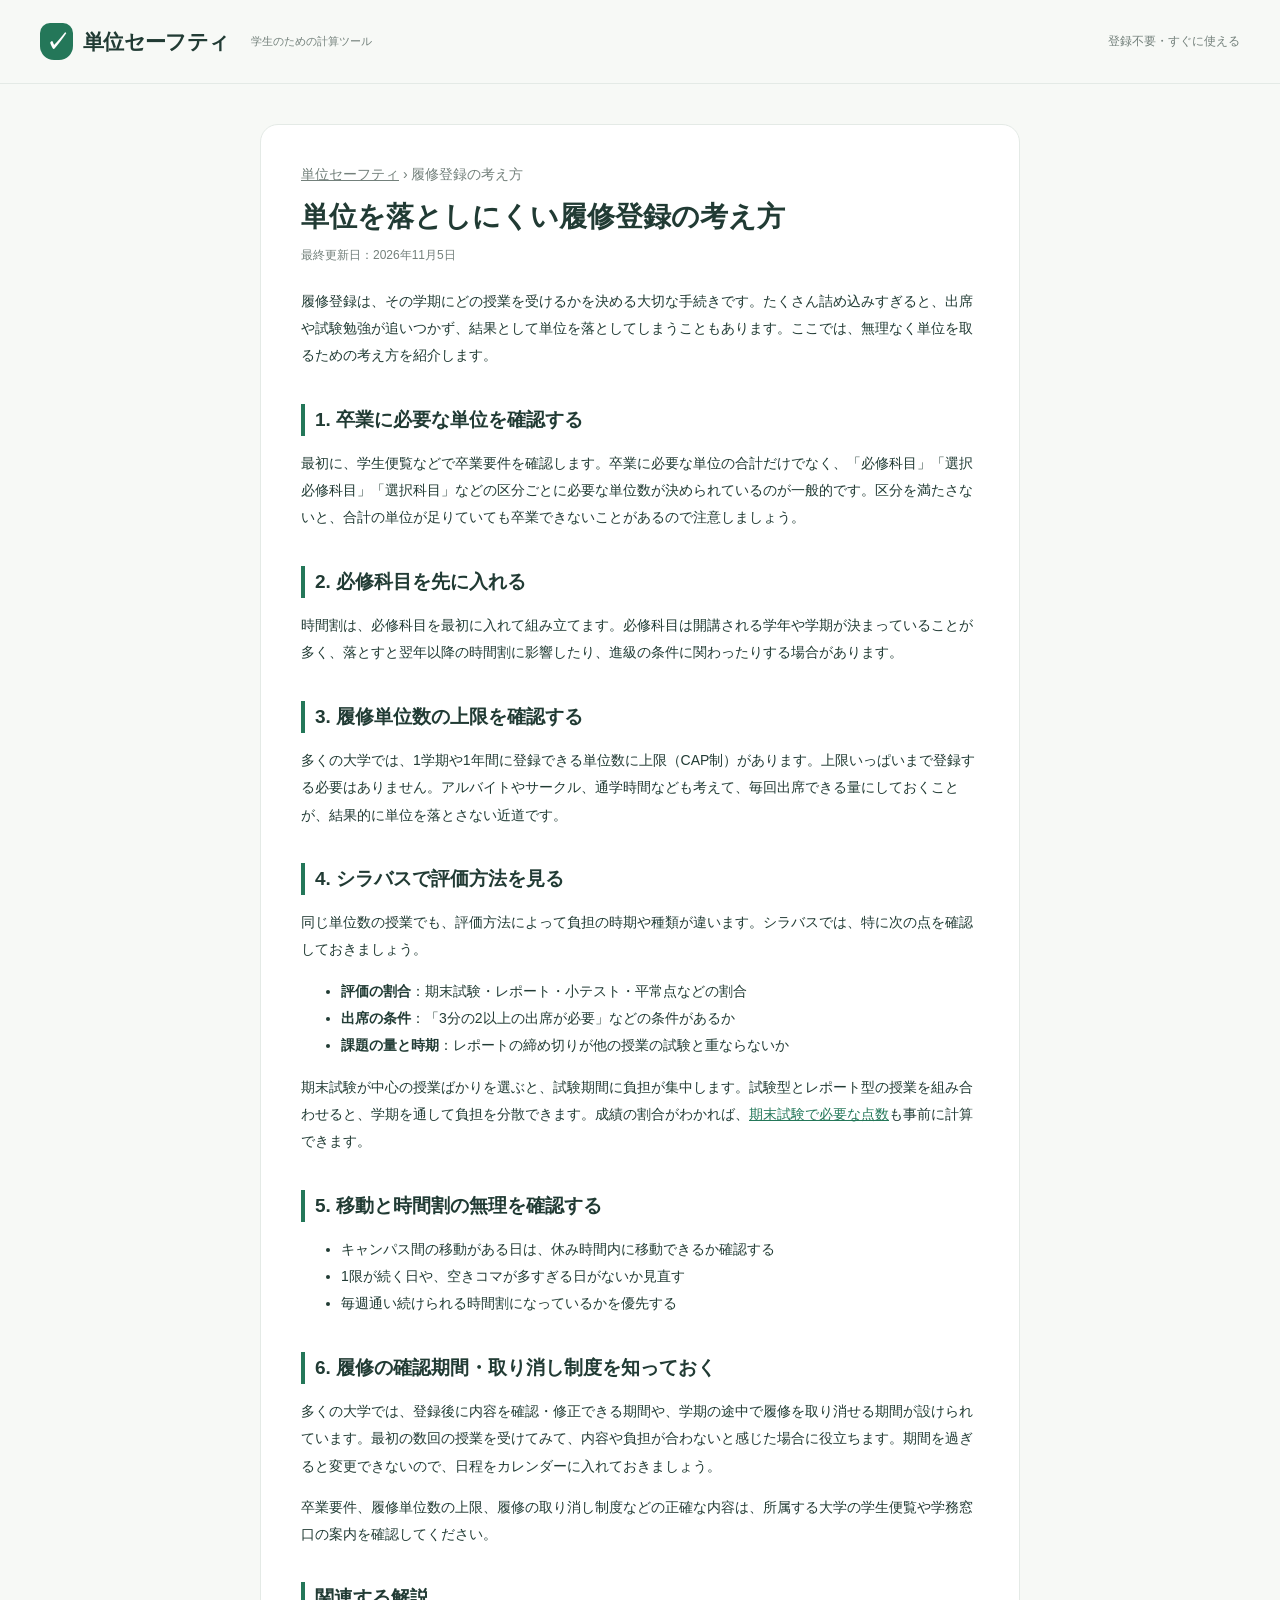
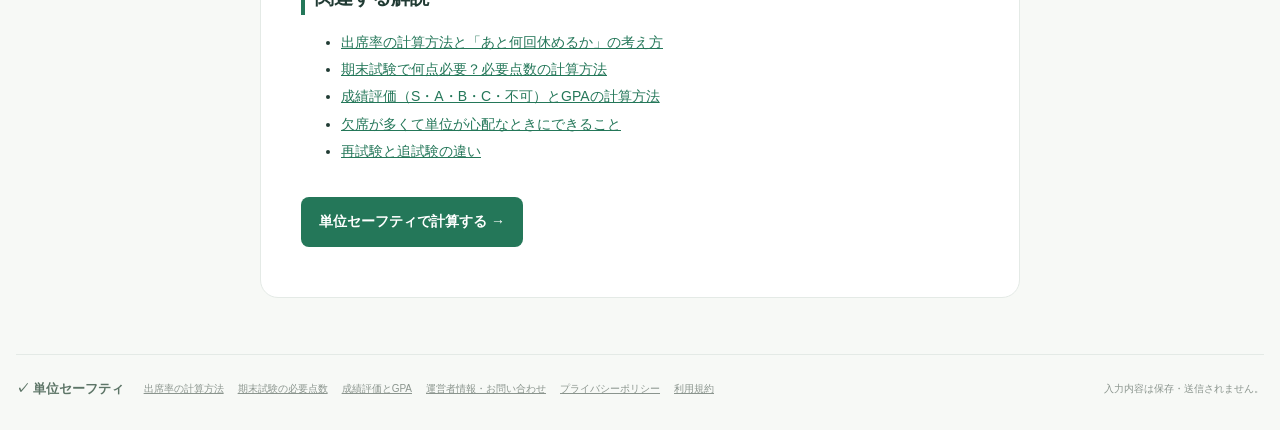
<file: guide-course-registration.html>
<!DOCTYPE html>
<html lang="ja">
<head>
  <meta charset="UTF-8">
  <meta name="viewport" content="width=device-width, initial-scale=1.0">
  <meta name="description" content="大学の履修登録で単位を落としにくくするための考え方を解説します。卒業要件の確認、必修科目の優先、履修単位数の上限（CAP制）、シラバスで評価方法を見るポイント、履修の取り消し制度までまとめました。">
  <title>単位を落としにくい履修登録の考え方｜単位セーフティ</title>
  <link rel="icon" href="favicon.svg" type="image/svg+xml" sizes="any">
  <link rel="canonical" href="https://tani-safety.mytools-lab.com/guide-course-registration">
  <meta property="og:title" content="単位を落としにくい履修登録の考え方｜単位セーフティ">
  <meta property="og:description" content="大学の履修登録で単位を落としにくくするための考え方を解説します。卒業要件の確認、必修科目の優先、履修単位数の上限（CAP制）、シラバスで評価方法を見るポイント、履修の取り消し制度までまとめました。">
  <meta property="og:type" content="article">
  <meta property="og:url" content="https://tani-safety.mytools-lab.com/guide-course-registration">
  <meta property="og:image" content="https://tani-safety.mytools-lab.com/og-image.png">
  <meta property="og:site_name" content="単位セーフティ">
  <meta property="og:locale" content="ja_JP">
  <link rel="stylesheet" href="style.css">
</head>
<body>
  <header class="site-header"><a class="brand" href="./"><span class="brand-icon" aria-hidden="true">✓</span>単位セーフティ<span class="brand-tag">学生のための計算ツール</span></a><span class="header-note">登録不要・すぐに使える</span></header>
  <main>
    <article class="doc">
      <p class="breadcrumb"><a href="./">単位セーフティ</a> › 履修登録の考え方</p>
      <h1>単位を落としにくい履修登録の考え方</h1>
      <p class="updated">最終更新日：2026年11月5日</p>
      <p>履修登録は、その学期にどの授業を受けるかを決める大切な手続きです。たくさん詰め込みすぎると、出席や試験勉強が追いつかず、結果として単位を落としてしまうこともあります。ここでは、無理なく単位を取るための考え方を紹介します。</p>
      <h2>1. 卒業に必要な単位を確認する</h2>
      <p>最初に、学生便覧などで卒業要件を確認します。卒業に必要な単位の合計だけでなく、「必修科目」「選択必修科目」「選択科目」などの区分ごとに必要な単位数が決められているのが一般的です。区分を満たさないと、合計の単位が足りていても卒業できないことがあるので注意しましょう。</p>
      <h2>2. 必修科目を先に入れる</h2>
      <p>時間割は、必修科目を最初に入れて組み立てます。必修科目は開講される学年や学期が決まっていることが多く、落とすと翌年以降の時間割に影響したり、進級の条件に関わったりする場合があります。</p>
      <h2>3. 履修単位数の上限を確認する</h2>
      <p>多くの大学では、1学期や1年間に登録できる単位数に上限（CAP制）があります。上限いっぱいまで登録する必要はありません。アルバイトやサークル、通学時間なども考えて、毎回出席できる量にしておくことが、結果的に単位を落とさない近道です。</p>
      <h2>4. シラバスで評価方法を見る</h2>
      <p>同じ単位数の授業でも、評価方法によって負担の時期や種類が違います。シラバスでは、特に次の点を確認しておきましょう。</p>
      <ul>
        <li><strong>評価の割合</strong>：期末試験・レポート・小テスト・平常点などの割合</li>
        <li><strong>出席の条件</strong>：「3分の2以上の出席が必要」などの条件があるか</li>
        <li><strong>課題の量と時期</strong>：レポートの締め切りが他の授業の試験と重ならないか</li>
      </ul>
      <p>期末試験が中心の授業ばかりを選ぶと、試験期間に負担が集中します。試験型とレポート型の授業を組み合わせると、学期を通して負担を分散できます。成績の割合がわかれば、<a href="guide-required-score">期末試験で必要な点数</a>も事前に計算できます。</p>
      <h2>5. 移動と時間割の無理を確認する</h2>
      <ul>
        <li>キャンパス間の移動がある日は、休み時間内に移動できるか確認する</li>
        <li>1限が続く日や、空きコマが多すぎる日がないか見直す</li>
        <li>毎週通い続けられる時間割になっているかを優先する</li>
      </ul>
      <h2>6. 履修の確認期間・取り消し制度を知っておく</h2>
      <p>多くの大学では、登録後に内容を確認・修正できる期間や、学期の途中で履修を取り消せる期間が設けられています。最初の数回の授業を受けてみて、内容や負担が合わないと感じた場合に役立ちます。期間を過ぎると変更できないので、日程をカレンダーに入れておきましょう。</p>
      <p>卒業要件、履修単位数の上限、履修の取り消し制度などの正確な内容は、所属する大学の学生便覧や学務窓口の案内を確認してください。</p>
      <h2>関連する解説</h2>
      <ul class="related-list"><li><a href="guide-attendance">出席率の計算方法と「あと何回休めるか」の考え方</a></li><li><a href="guide-required-score">期末試験で何点必要？必要点数の計算方法</a></li><li><a href="guide-grades">成績評価（S・A・B・C・不可）とGPAの計算方法</a></li><li><a href="guide-absence">欠席が多くて単位が心配なときにできること</a></li><li><a href="guide-retake">再試験と追試験の違い</a></li></ul>
      <p class="doc-cta"><a class="cta-link" href="./">単位セーフティで計算する →</a></p>
    </article>
  </main>
  <footer><a class="footer-brand" href="./">✓ 単位セーフティ</a><nav class="footer-links" aria-label="サイト情報"><a href="guide-attendance">出席率の計算方法</a><a href="guide-required-score">期末試験の必要点数</a><a href="guide-grades">成績評価とGPA</a><a href="about">運営者情報・お問い合わせ</a><a href="privacy">プライバシーポリシー</a><a href="terms">利用規約</a></nav><span>入力内容は保存・送信されません。</span></footer>
</body>
</html>
</file>
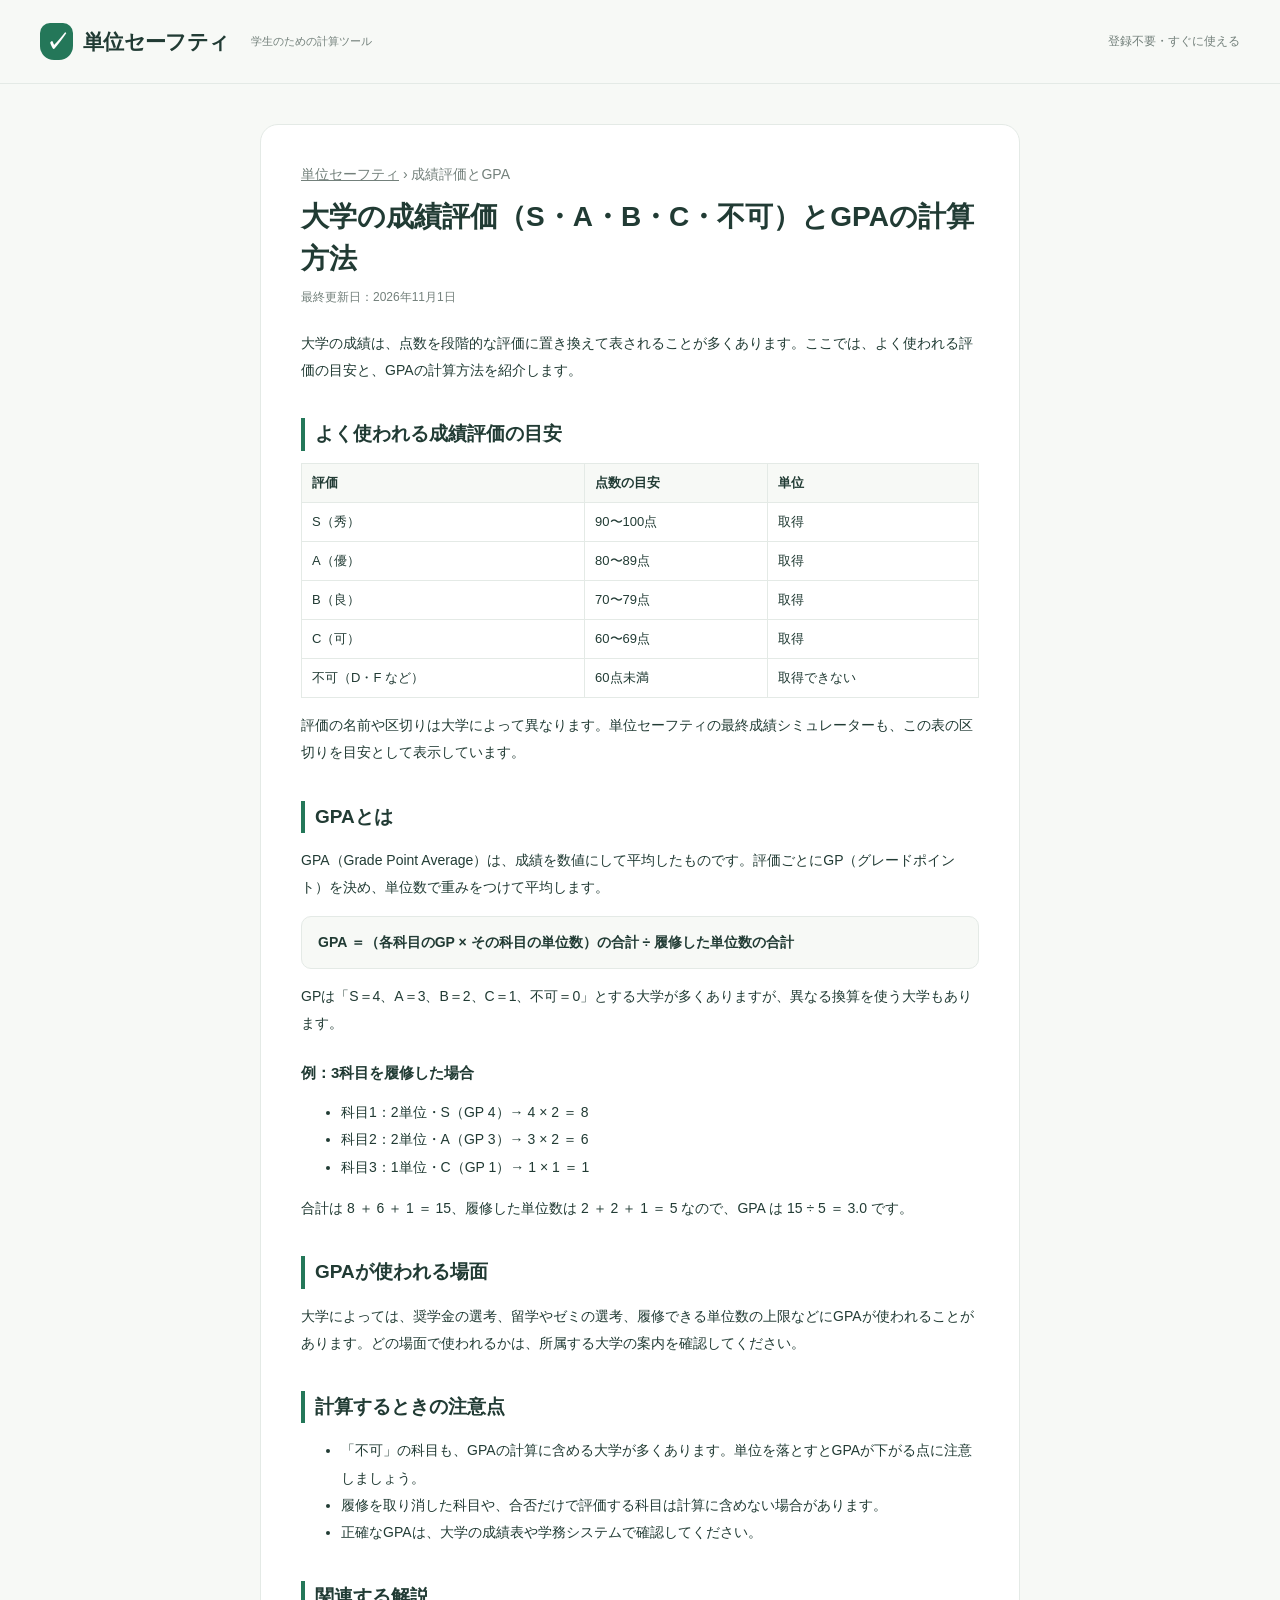
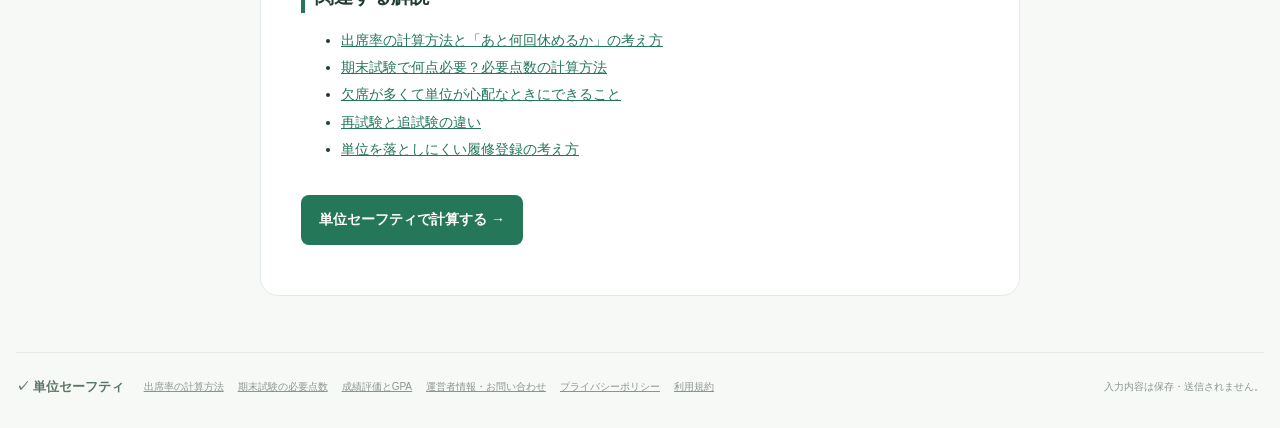
<file: guide-grades.html>
<!DOCTYPE html>
<html lang="ja">
<head>
  <meta charset="UTF-8">
  <meta name="viewport" content="width=device-width, initial-scale=1.0">
  <meta name="description" content="大学でよく使われる成績評価（S・A・B・C・不可）の点数の目安と、GPAの計算方法を例つきで解説します。GPAが使われる場面や、計算するときの注意点もまとめました。">
  <title>大学の成績評価（S・A・B・C・不可）とGPAの計算方法｜単位セーフティ</title>
  <link rel="icon" href="favicon.svg" type="image/svg+xml" sizes="any">
  <link rel="canonical" href="https://tani-safety.mytools-lab.com/guide-grades">
  <meta property="og:title" content="大学の成績評価（S・A・B・C・不可）とGPAの計算方法｜単位セーフティ">
  <meta property="og:description" content="大学でよく使われる成績評価（S・A・B・C・不可）の点数の目安と、GPAの計算方法を例つきで解説します。GPAが使われる場面や、計算するときの注意点もまとめました。">
  <meta property="og:type" content="article">
  <meta property="og:url" content="https://tani-safety.mytools-lab.com/guide-grades">
  <meta property="og:image" content="https://tani-safety.mytools-lab.com/og-image.png">
  <meta property="og:site_name" content="単位セーフティ">
  <meta property="og:locale" content="ja_JP">
  <link rel="stylesheet" href="style.css">
</head>
<body>
  <header class="site-header"><a class="brand" href="./"><span class="brand-icon" aria-hidden="true">✓</span>単位セーフティ<span class="brand-tag">学生のための計算ツール</span></a><span class="header-note">登録不要・すぐに使える</span></header>
  <main>
    <article class="doc">
      <p class="breadcrumb"><a href="./">単位セーフティ</a> › 成績評価とGPA</p>
      <h1>大学の成績評価（S・A・B・C・不可）とGPAの計算方法</h1>
      <p class="updated">最終更新日：2026年11月1日</p>
      <p>大学の成績は、点数を段階的な評価に置き換えて表されることが多くあります。ここでは、よく使われる評価の目安と、GPAの計算方法を紹介します。</p>
      <h2>よく使われる成績評価の目安</h2>
      <table>
        <thead><tr><th scope="col">評価</th><th scope="col">点数の目安</th><th scope="col">単位</th></tr></thead>
        <tbody><tr><td>S（秀）</td><td>90〜100点</td><td>取得</td></tr><tr><td>A（優）</td><td>80〜89点</td><td>取得</td></tr><tr><td>B（良）</td><td>70〜79点</td><td>取得</td></tr><tr><td>C（可）</td><td>60〜69点</td><td>取得</td></tr><tr><td>不可（D・F など）</td><td>60点未満</td><td>取得できない</td></tr></tbody>
      </table>
      <p>評価の名前や区切りは大学によって異なります。単位セーフティの最終成績シミュレーターも、この表の区切りを目安として表示しています。</p>
      <h2>GPAとは</h2>
      <p>GPA（Grade Point Average）は、成績を数値にして平均したものです。評価ごとにGP（グレードポイント）を決め、単位数で重みをつけて平均します。</p>
      <p class="formula">GPA ＝（各科目のGP × その科目の単位数）の合計 ÷ 履修した単位数の合計</p>
      <p>GPは「S＝4、A＝3、B＝2、C＝1、不可＝0」とする大学が多くありますが、異なる換算を使う大学もあります。</p>
      <h3>例：3科目を履修した場合</h3>
      <ul>
        <li>科目1：2単位・S（GP 4）→ 4 × 2 ＝ 8</li>
        <li>科目2：2単位・A（GP 3）→ 3 × 2 ＝ 6</li>
        <li>科目3：1単位・C（GP 1）→ 1 × 1 ＝ 1</li>
      </ul>
      <p>合計は 8 ＋ 6 ＋ 1 ＝ 15、履修した単位数は 2 ＋ 2 ＋ 1 ＝ 5 なので、GPA は 15 ÷ 5 ＝ 3.0 です。</p>
      <h2>GPAが使われる場面</h2>
      <p>大学によっては、奨学金の選考、留学やゼミの選考、履修できる単位数の上限などにGPAが使われることがあります。どの場面で使われるかは、所属する大学の案内を確認してください。</p>
      <h2>計算するときの注意点</h2>
      <ul>
        <li>「不可」の科目も、GPAの計算に含める大学が多くあります。単位を落とすとGPAが下がる点に注意しましょう。</li>
        <li>履修を取り消した科目や、合否だけで評価する科目は計算に含めない場合があります。</li>
        <li>正確なGPAは、大学の成績表や学務システムで確認してください。</li>
      </ul>
      <h2>関連する解説</h2>
      <ul class="related-list"><li><a href="guide-attendance">出席率の計算方法と「あと何回休めるか」の考え方</a></li><li><a href="guide-required-score">期末試験で何点必要？必要点数の計算方法</a></li><li><a href="guide-absence">欠席が多くて単位が心配なときにできること</a></li><li><a href="guide-retake">再試験と追試験の違い</a></li><li><a href="guide-course-registration">単位を落としにくい履修登録の考え方</a></li></ul>
      <p class="doc-cta"><a class="cta-link" href="./">単位セーフティで計算する →</a></p>
    </article>
  </main>
  <footer><a class="footer-brand" href="./">✓ 単位セーフティ</a><nav class="footer-links" aria-label="サイト情報"><a href="guide-attendance">出席率の計算方法</a><a href="guide-required-score">期末試験の必要点数</a><a href="guide-grades">成績評価とGPA</a><a href="about">運営者情報・お問い合わせ</a><a href="privacy">プライバシーポリシー</a><a href="terms">利用規約</a></nav><span>入力内容は保存・送信されません。</span></footer>
</body>
</html>
</file>
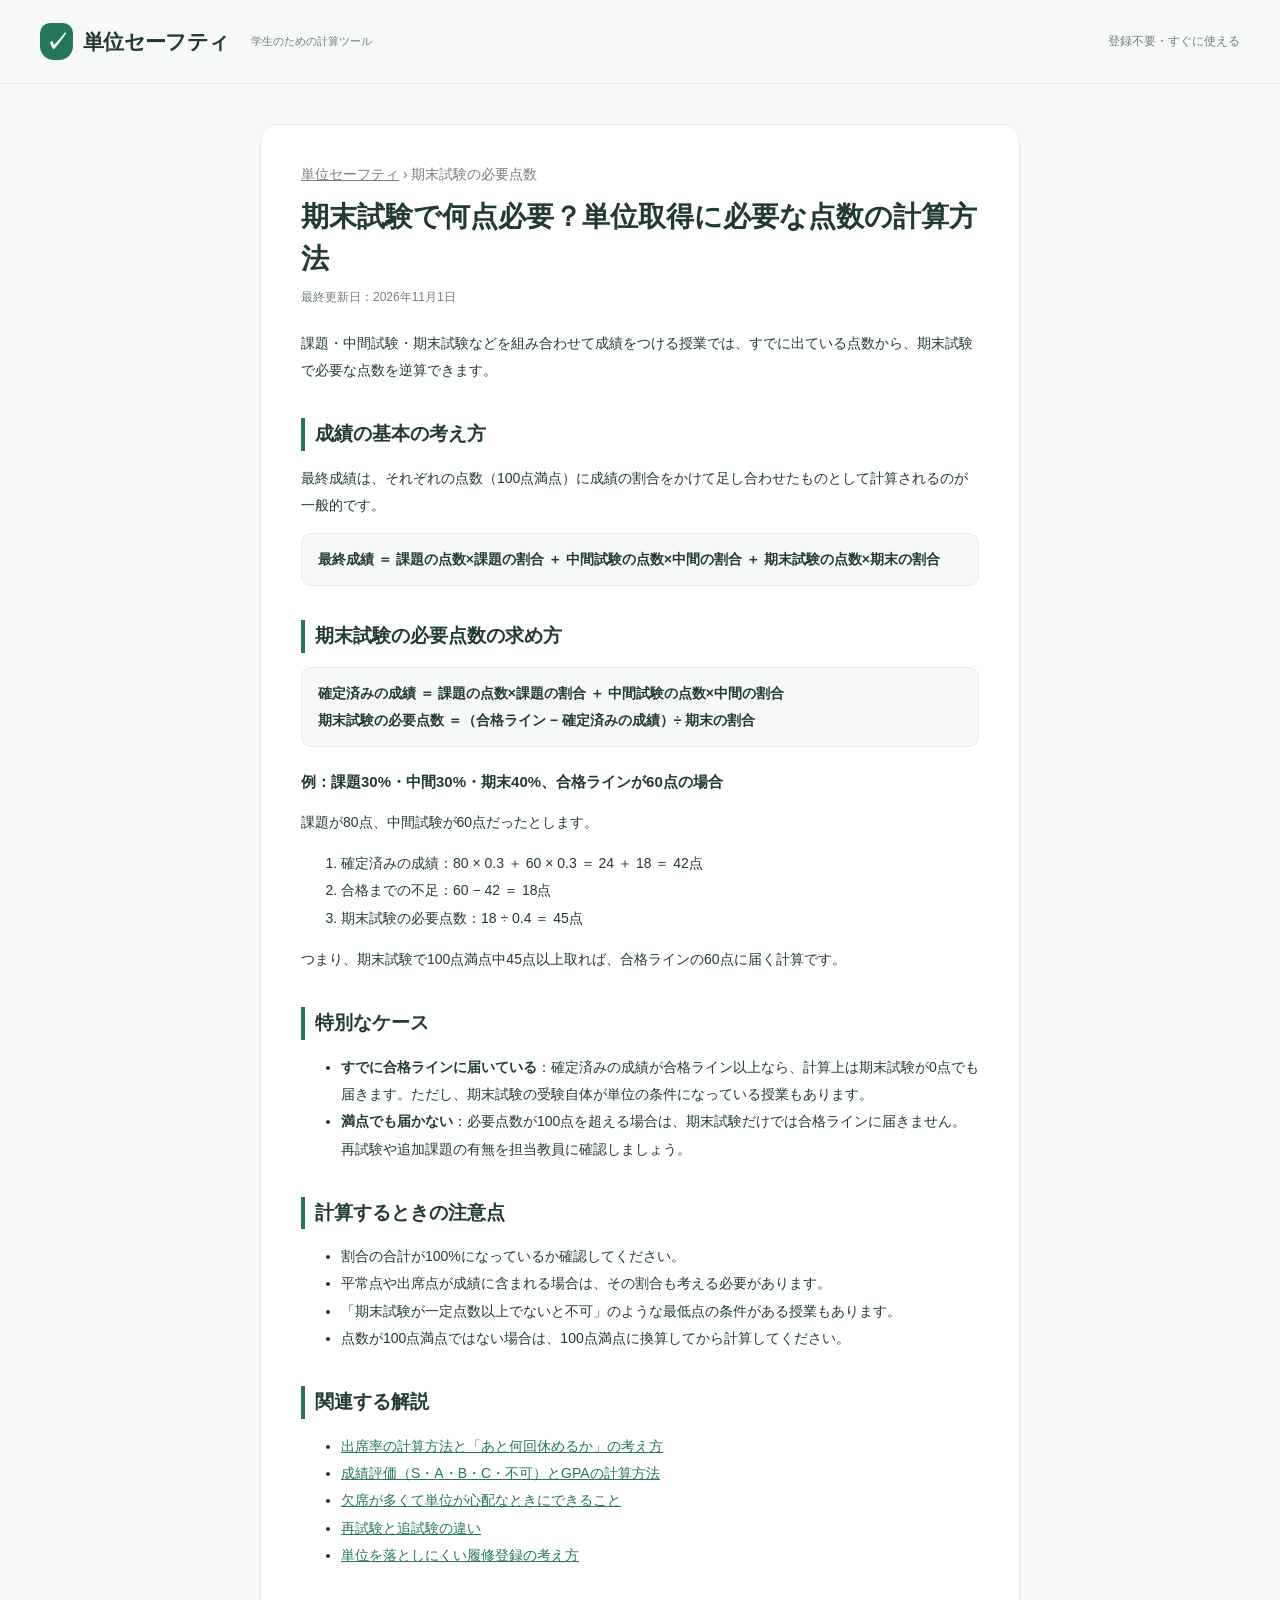
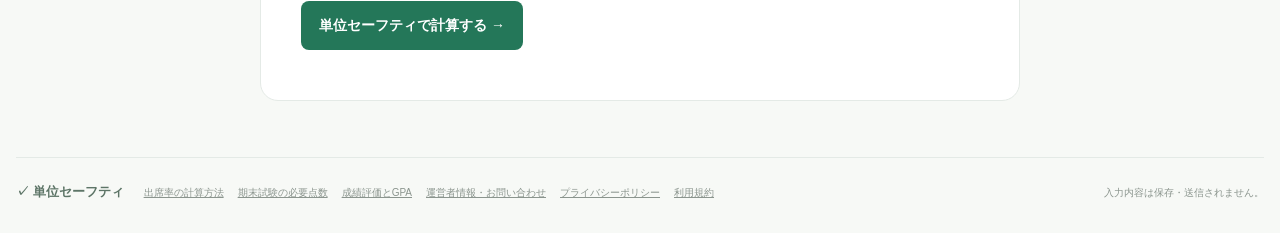
<file: guide-required-score.html>
<!DOCTYPE html>
<html lang="ja">
<head>
  <meta charset="UTF-8">
  <meta name="viewport" content="width=device-width, initial-scale=1.0">
  <meta name="description" content="課題・中間試験の点数と成績の割合から、期末試験で何点取れば合格ラインに届くかを計算する方法を例つきで解説します。すでに合格している場合や、満点でも届かない場合の考え方も紹介。">
  <title>期末試験で何点必要？単位取得に必要な点数の計算方法｜単位セーフティ</title>
  <link rel="icon" href="favicon.svg" type="image/svg+xml" sizes="any">
  <link rel="canonical" href="https://tani-safety.mytools-lab.com/guide-required-score">
  <meta property="og:title" content="期末試験で何点必要？単位取得に必要な点数の計算方法｜単位セーフティ">
  <meta property="og:description" content="課題・中間試験の点数と成績の割合から、期末試験で何点取れば合格ラインに届くかを計算する方法を例つきで解説します。すでに合格している場合や、満点でも届かない場合の考え方も紹介。">
  <meta property="og:type" content="article">
  <meta property="og:url" content="https://tani-safety.mytools-lab.com/guide-required-score">
  <meta property="og:image" content="https://tani-safety.mytools-lab.com/og-image.png">
  <meta property="og:site_name" content="単位セーフティ">
  <meta property="og:locale" content="ja_JP">
  <link rel="stylesheet" href="style.css">
</head>
<body>
  <header class="site-header"><a class="brand" href="./"><span class="brand-icon" aria-hidden="true">✓</span>単位セーフティ<span class="brand-tag">学生のための計算ツール</span></a><span class="header-note">登録不要・すぐに使える</span></header>
  <main>
    <article class="doc">
      <p class="breadcrumb"><a href="./">単位セーフティ</a> › 期末試験の必要点数</p>
      <h1>期末試験で何点必要？単位取得に必要な点数の計算方法</h1>
      <p class="updated">最終更新日：2026年11月1日</p>
      <p>課題・中間試験・期末試験などを組み合わせて成績をつける授業では、すでに出ている点数から、期末試験で必要な点数を逆算できます。</p>
      <h2>成績の基本の考え方</h2>
      <p>最終成績は、それぞれの点数（100点満点）に成績の割合をかけて足し合わせたものとして計算されるのが一般的です。</p>
      <p class="formula">最終成績 ＝ 課題の点数×課題の割合 ＋ 中間試験の点数×中間の割合 ＋ 期末試験の点数×期末の割合</p>
      <h2>期末試験の必要点数の求め方</h2>
      <p class="formula">確定済みの成績 ＝ 課題の点数×課題の割合 ＋ 中間試験の点数×中間の割合<br>期末試験の必要点数 ＝（合格ライン − 確定済みの成績）÷ 期末の割合</p>
      <h3>例：課題30%・中間30%・期末40%、合格ラインが60点の場合</h3>
      <p>課題が80点、中間試験が60点だったとします。</p>
      <ol>
        <li>確定済みの成績：80 × 0.3 ＋ 60 × 0.3 ＝ 24 ＋ 18 ＝ 42点</li>
        <li>合格までの不足：60 − 42 ＝ 18点</li>
        <li>期末試験の必要点数：18 ÷ 0.4 ＝ 45点</li>
      </ol>
      <p>つまり、期末試験で100点満点中45点以上取れば、合格ラインの60点に届く計算です。</p>
      <h2>特別なケース</h2>
      <ul>
        <li><strong>すでに合格ラインに届いている</strong>：確定済みの成績が合格ライン以上なら、計算上は期末試験が0点でも届きます。ただし、期末試験の受験自体が単位の条件になっている授業もあります。</li>
        <li><strong>満点でも届かない</strong>：必要点数が100点を超える場合は、期末試験だけでは合格ラインに届きません。再試験や追加課題の有無を担当教員に確認しましょう。</li>
      </ul>
      <h2>計算するときの注意点</h2>
      <ul>
        <li>割合の合計が100%になっているか確認してください。</li>
        <li>平常点や出席点が成績に含まれる場合は、その割合も考える必要があります。</li>
        <li>「期末試験が一定点数以上でないと不可」のような最低点の条件がある授業もあります。</li>
        <li>点数が100点満点ではない場合は、100点満点に換算してから計算してください。</li>
      </ul>
      <h2>関連する解説</h2>
      <ul class="related-list"><li><a href="guide-attendance">出席率の計算方法と「あと何回休めるか」の考え方</a></li><li><a href="guide-grades">成績評価（S・A・B・C・不可）とGPAの計算方法</a></li><li><a href="guide-absence">欠席が多くて単位が心配なときにできること</a></li><li><a href="guide-retake">再試験と追試験の違い</a></li><li><a href="guide-course-registration">単位を落としにくい履修登録の考え方</a></li></ul>
      <p class="doc-cta"><a class="cta-link" href="./">単位セーフティで計算する →</a></p>
    </article>
  </main>
  <footer><a class="footer-brand" href="./">✓ 単位セーフティ</a><nav class="footer-links" aria-label="サイト情報"><a href="guide-attendance">出席率の計算方法</a><a href="guide-required-score">期末試験の必要点数</a><a href="guide-grades">成績評価とGPA</a><a href="about">運営者情報・お問い合わせ</a><a href="privacy">プライバシーポリシー</a><a href="terms">利用規約</a></nav><span>入力内容は保存・送信されません。</span></footer>
</body>
</html>
</file>
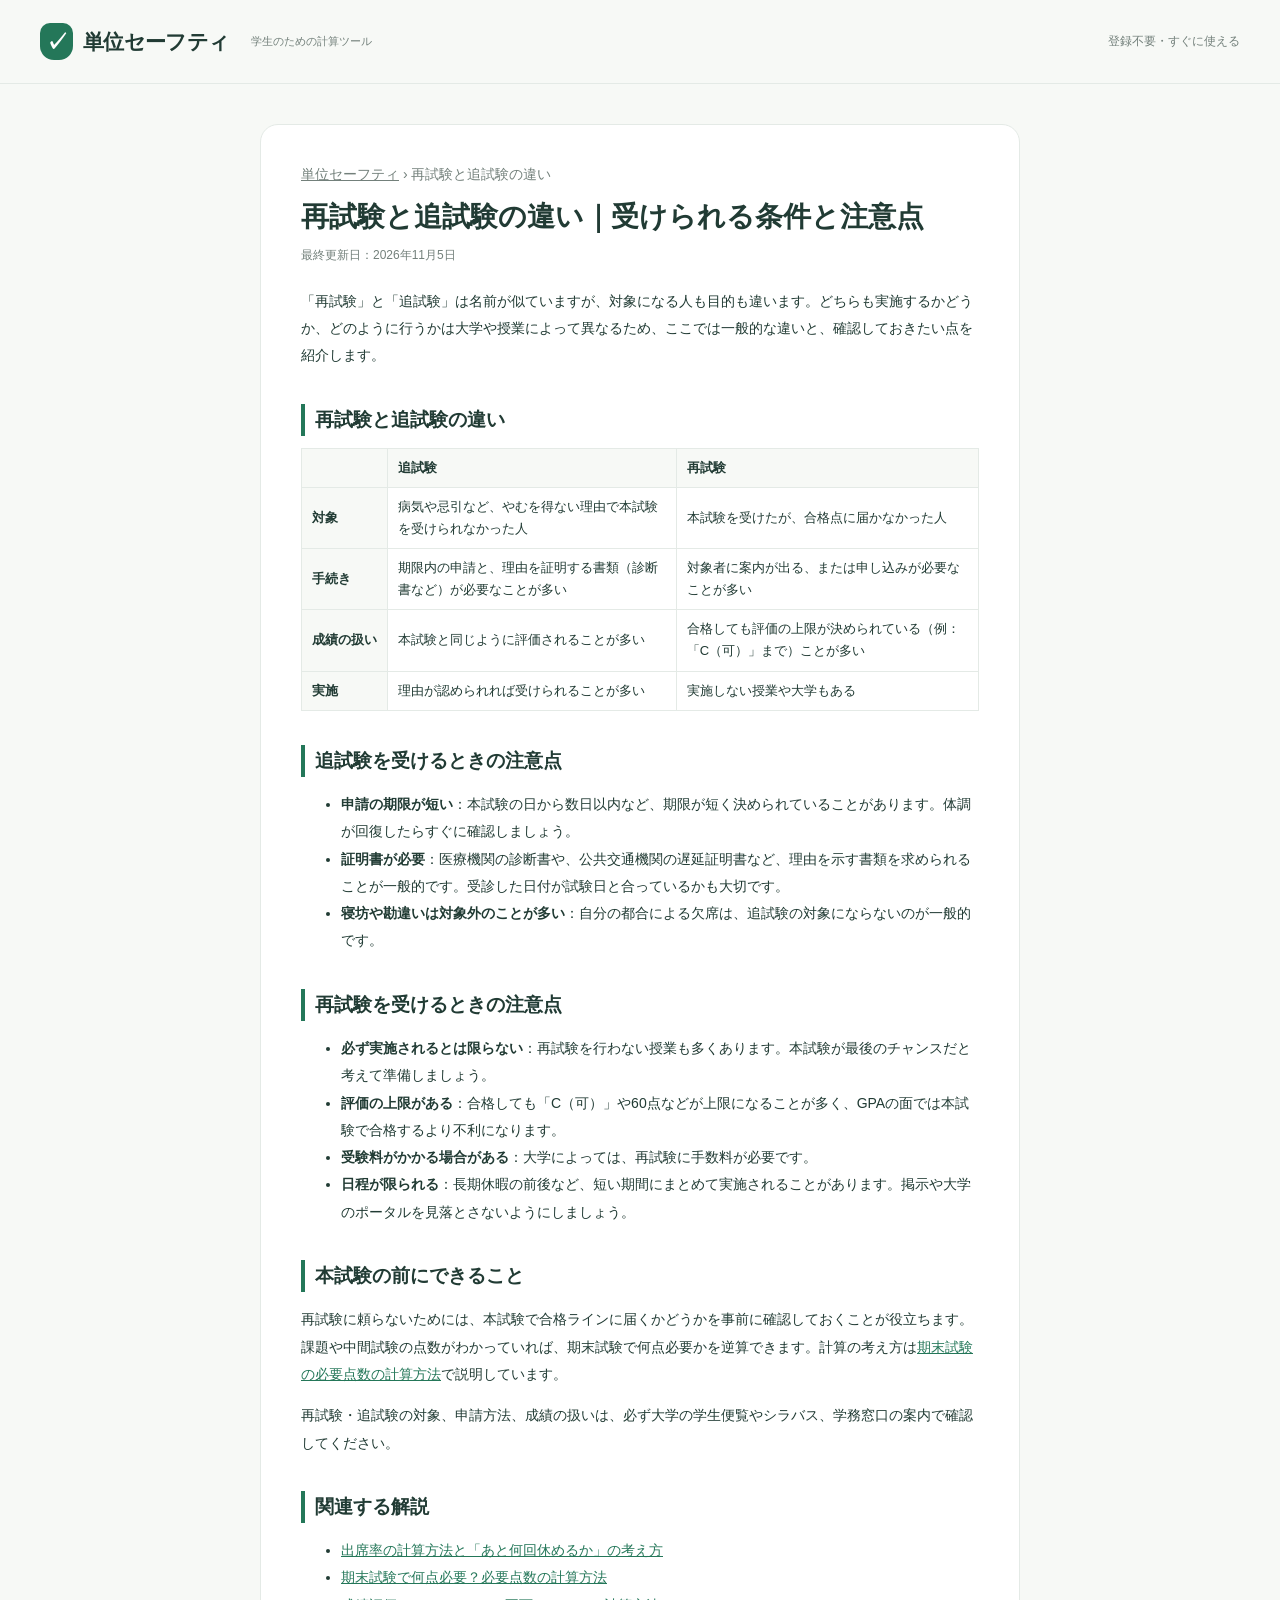
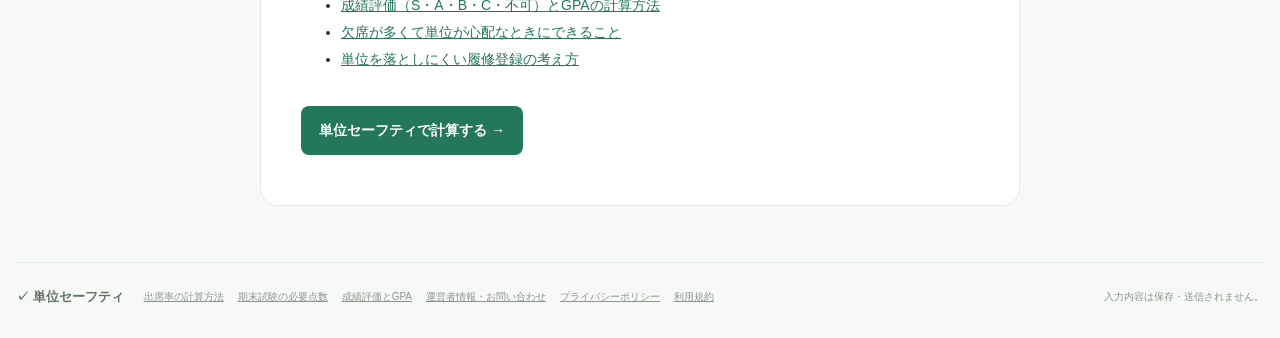
<file: guide-retake.html>
<!DOCTYPE html>
<html lang="ja">
<head>
  <meta charset="UTF-8">
  <meta name="viewport" content="width=device-width, initial-scale=1.0">
  <meta name="description" content="大学の「再試験」と「追試験」の違いを解説します。対象になる人、申請の必要性、成績の扱いの違い、受けるときに確認したい注意点を、大学ごとに規則が異なる点もふまえてまとめました。">
  <title>再試験と追試験の違い｜受けられる条件と注意点｜単位セーフティ</title>
  <link rel="icon" href="favicon.svg" type="image/svg+xml" sizes="any">
  <link rel="canonical" href="https://tani-safety.mytools-lab.com/guide-retake">
  <meta property="og:title" content="再試験と追試験の違い｜受けられる条件と注意点｜単位セーフティ">
  <meta property="og:description" content="大学の「再試験」と「追試験」の違いを解説します。対象になる人、申請の必要性、成績の扱いの違い、受けるときに確認したい注意点を、大学ごとに規則が異なる点もふまえてまとめました。">
  <meta property="og:type" content="article">
  <meta property="og:url" content="https://tani-safety.mytools-lab.com/guide-retake">
  <meta property="og:image" content="https://tani-safety.mytools-lab.com/og-image.png">
  <meta property="og:site_name" content="単位セーフティ">
  <meta property="og:locale" content="ja_JP">
  <link rel="stylesheet" href="style.css">
</head>
<body>
  <header class="site-header"><a class="brand" href="./"><span class="brand-icon" aria-hidden="true">✓</span>単位セーフティ<span class="brand-tag">学生のための計算ツール</span></a><span class="header-note">登録不要・すぐに使える</span></header>
  <main>
    <article class="doc">
      <p class="breadcrumb"><a href="./">単位セーフティ</a> › 再試験と追試験の違い</p>
      <h1>再試験と追試験の違い｜受けられる条件と注意点</h1>
      <p class="updated">最終更新日：2026年11月5日</p>
      <p>「再試験」と「追試験」は名前が似ていますが、対象になる人も目的も違います。どちらも実施するかどうか、どのように行うかは大学や授業によって異なるため、ここでは一般的な違いと、確認しておきたい点を紹介します。</p>
      <h2>再試験と追試験の違い</h2>
      <table>
        <thead><tr><th scope="col"></th><th scope="col">追試験</th><th scope="col">再試験</th></tr></thead>
        <tbody>
          <tr><th scope="row">対象</th><td>病気や忌引など、やむを得ない理由で本試験を受けられなかった人</td><td>本試験を受けたが、合格点に届かなかった人</td></tr>
          <tr><th scope="row">手続き</th><td>期限内の申請と、理由を証明する書類（診断書など）が必要なことが多い</td><td>対象者に案内が出る、または申し込みが必要なことが多い</td></tr>
          <tr><th scope="row">成績の扱い</th><td>本試験と同じように評価されることが多い</td><td>合格しても評価の上限が決められている（例：「C（可）」まで）ことが多い</td></tr>
          <tr><th scope="row">実施</th><td>理由が認められれば受けられることが多い</td><td>実施しない授業や大学もある</td></tr>
        </tbody>
      </table>
      <h2>追試験を受けるときの注意点</h2>
      <ul>
        <li><strong>申請の期限が短い</strong>：本試験の日から数日以内など、期限が短く決められていることがあります。体調が回復したらすぐに確認しましょう。</li>
        <li><strong>証明書が必要</strong>：医療機関の診断書や、公共交通機関の遅延証明書など、理由を示す書類を求められることが一般的です。受診した日付が試験日と合っているかも大切です。</li>
        <li><strong>寝坊や勘違いは対象外のことが多い</strong>：自分の都合による欠席は、追試験の対象にならないのが一般的です。</li>
      </ul>
      <h2>再試験を受けるときの注意点</h2>
      <ul>
        <li><strong>必ず実施されるとは限らない</strong>：再試験を行わない授業も多くあります。本試験が最後のチャンスだと考えて準備しましょう。</li>
        <li><strong>評価の上限がある</strong>：合格しても「C（可）」や60点などが上限になることが多く、GPAの面では本試験で合格するより不利になります。</li>
        <li><strong>受験料がかかる場合がある</strong>：大学によっては、再試験に手数料が必要です。</li>
        <li><strong>日程が限られる</strong>：長期休暇の前後など、短い期間にまとめて実施されることがあります。掲示や大学のポータルを見落とさないようにしましょう。</li>
      </ul>
      <h2>本試験の前にできること</h2>
      <p>再試験に頼らないためには、本試験で合格ラインに届くかどうかを事前に確認しておくことが役立ちます。課題や中間試験の点数がわかっていれば、期末試験で何点必要かを逆算できます。計算の考え方は<a href="guide-required-score">期末試験の必要点数の計算方法</a>で説明しています。</p>
      <p>再試験・追試験の対象、申請方法、成績の扱いは、必ず大学の学生便覧やシラバス、学務窓口の案内で確認してください。</p>
      <h2>関連する解説</h2>
      <ul class="related-list"><li><a href="guide-attendance">出席率の計算方法と「あと何回休めるか」の考え方</a></li><li><a href="guide-required-score">期末試験で何点必要？必要点数の計算方法</a></li><li><a href="guide-grades">成績評価（S・A・B・C・不可）とGPAの計算方法</a></li><li><a href="guide-absence">欠席が多くて単位が心配なときにできること</a></li><li><a href="guide-course-registration">単位を落としにくい履修登録の考え方</a></li></ul>
      <p class="doc-cta"><a class="cta-link" href="./">単位セーフティで計算する →</a></p>
    </article>
  </main>
  <footer><a class="footer-brand" href="./">✓ 単位セーフティ</a><nav class="footer-links" aria-label="サイト情報"><a href="guide-attendance">出席率の計算方法</a><a href="guide-required-score">期末試験の必要点数</a><a href="guide-grades">成績評価とGPA</a><a href="about">運営者情報・お問い合わせ</a><a href="privacy">プライバシーポリシー</a><a href="terms">利用規約</a></nav><span>入力内容は保存・送信されません。</span></footer>
</body>
</html>
</file>
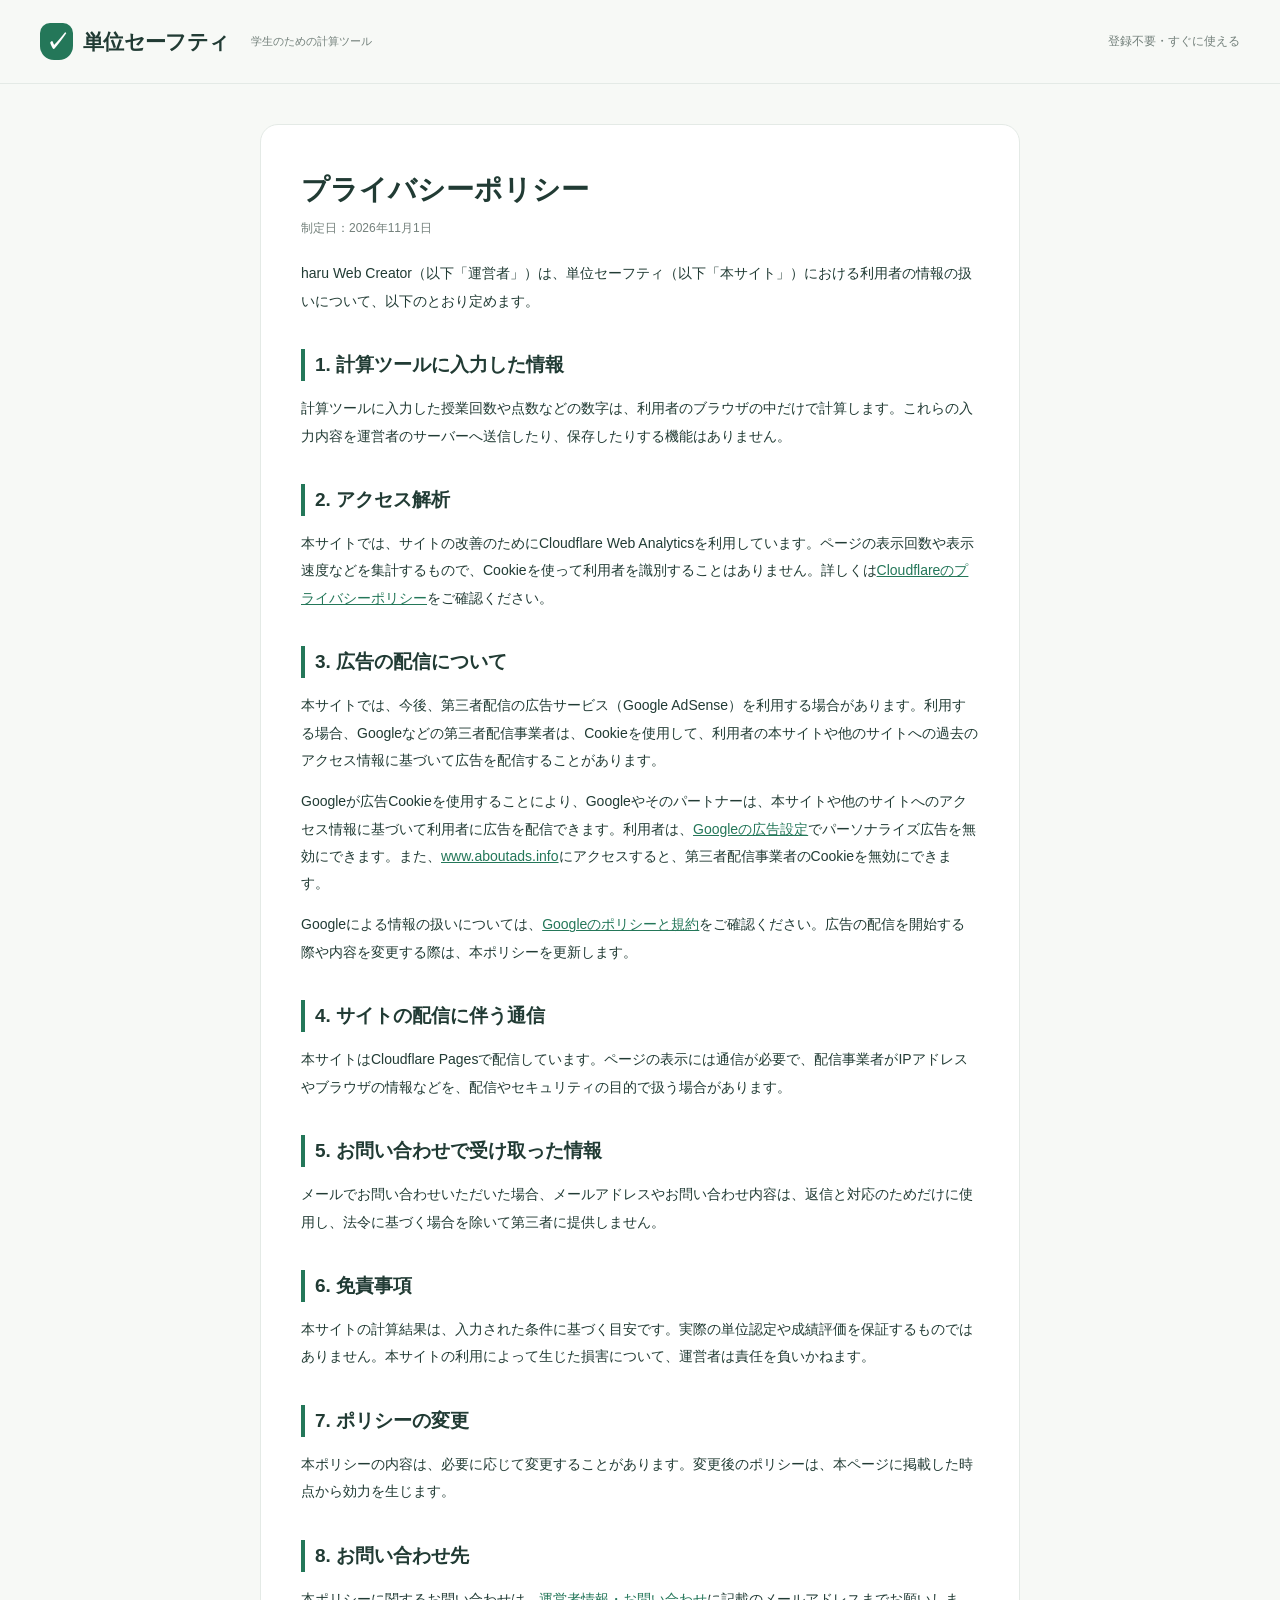
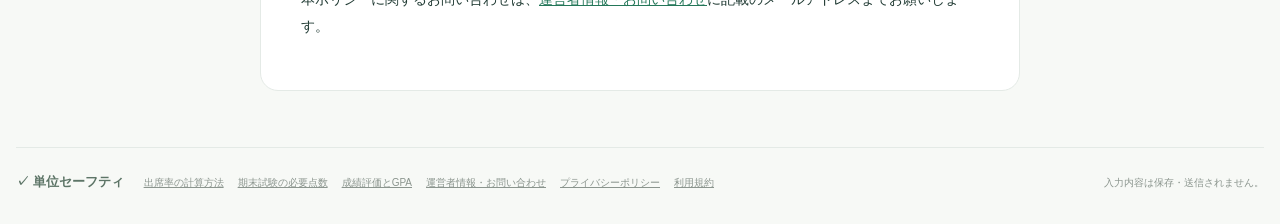
<file: privacy.html>
<!DOCTYPE html>
<html lang="ja">
<head>
  <meta charset="UTF-8">
  <meta name="viewport" content="width=device-width, initial-scale=1.0">
  <meta name="description" content="単位セーフティのプライバシーポリシーです。入力情報の扱い、アクセス解析、広告配信とCookieについて説明します。">
  <title>プライバシーポリシー｜単位セーフティ</title>
  <link rel="icon" href="favicon.svg" type="image/svg+xml" sizes="any">
  <link rel="canonical" href="https://tani-safety.mytools-lab.com/privacy">
  <meta property="og:title" content="プライバシーポリシー｜単位セーフティ">
  <meta property="og:description" content="単位セーフティのプライバシーポリシーです。入力情報の扱い、アクセス解析、広告配信とCookieについて説明します。">
  <meta property="og:type" content="article">
  <meta property="og:url" content="https://tani-safety.mytools-lab.com/privacy">
  <meta property="og:image" content="https://tani-safety.mytools-lab.com/og-image.png">
  <meta property="og:site_name" content="単位セーフティ">
  <meta property="og:locale" content="ja_JP">
  <link rel="stylesheet" href="style.css">
</head>
<body>
  <header class="site-header"><a class="brand" href="./"><span class="brand-icon" aria-hidden="true">✓</span>単位セーフティ<span class="brand-tag">学生のための計算ツール</span></a><span class="header-note">登録不要・すぐに使える</span></header>
  <main>
    <article class="doc">
      <h1>プライバシーポリシー</h1>
      <p class="updated">制定日：2026年11月1日</p>
      <p>haru Web Creator（以下「運営者」）は、単位セーフティ（以下「本サイト」）における利用者の情報の扱いについて、以下のとおり定めます。</p>
      <h2>1. 計算ツールに入力した情報</h2>
      <p>計算ツールに入力した授業回数や点数などの数字は、利用者のブラウザの中だけで計算します。これらの入力内容を運営者のサーバーへ送信したり、保存したりする機能はありません。</p>
      <h2>2. アクセス解析</h2>
      <p>本サイトでは、サイトの改善のためにCloudflare Web Analyticsを利用しています。ページの表示回数や表示速度などを集計するもので、Cookieを使って利用者を識別することはありません。詳しくは<a href="https://www.cloudflare.com/ja-jp/privacypolicy/" rel="noopener">Cloudflareのプライバシーポリシー</a>をご確認ください。</p>
      <h2>3. 広告の配信について</h2>
      <p>本サイトでは、今後、第三者配信の広告サービス（Google AdSense）を利用する場合があります。利用する場合、Googleなどの第三者配信事業者は、Cookieを使用して、利用者の本サイトや他のサイトへの過去のアクセス情報に基づいて広告を配信することがあります。</p>
      <p>Googleが広告Cookieを使用することにより、Googleやそのパートナーは、本サイトや他のサイトへのアクセス情報に基づいて利用者に広告を配信できます。利用者は、<a href="https://adssettings.google.com/" rel="noopener">Googleの広告設定</a>でパーソナライズ広告を無効にできます。また、<a href="https://www.aboutads.info/" rel="noopener">www.aboutads.info</a>にアクセスすると、第三者配信事業者のCookieを無効にできます。</p>
      <p>Googleによる情報の扱いについては、<a href="https://policies.google.com/technologies/partner-sites?hl=ja" rel="noopener">Googleのポリシーと規約</a>をご確認ください。広告の配信を開始する際や内容を変更する際は、本ポリシーを更新します。</p>
      <h2>4. サイトの配信に伴う通信</h2>
      <p>本サイトはCloudflare Pagesで配信しています。ページの表示には通信が必要で、配信事業者がIPアドレスやブラウザの情報などを、配信やセキュリティの目的で扱う場合があります。</p>
      <h2>5. お問い合わせで受け取った情報</h2>
      <p>メールでお問い合わせいただいた場合、メールアドレスやお問い合わせ内容は、返信と対応のためだけに使用し、法令に基づく場合を除いて第三者に提供しません。</p>
      <h2>6. 免責事項</h2>
      <p>本サイトの計算結果は、入力された条件に基づく目安です。実際の単位認定や成績評価を保証するものではありません。本サイトの利用によって生じた損害について、運営者は責任を負いかねます。</p>
      <h2>7. ポリシーの変更</h2>
      <p>本ポリシーの内容は、必要に応じて変更することがあります。変更後のポリシーは、本ページに掲載した時点から効力を生じます。</p>
      <h2>8. お問い合わせ先</h2>
      <p>本ポリシーに関するお問い合わせは、<a href="about">運営者情報・お問い合わせ</a>に記載のメールアドレスまでお願いします。</p>
    </article>
  </main>
  <footer><a class="footer-brand" href="./">✓ 単位セーフティ</a><nav class="footer-links" aria-label="サイト情報"><a href="guide-attendance">出席率の計算方法</a><a href="guide-required-score">期末試験の必要点数</a><a href="guide-grades">成績評価とGPA</a><a href="about">運営者情報・お問い合わせ</a><a href="privacy">プライバシーポリシー</a><a href="terms">利用規約</a></nav><span>入力内容は保存・送信されません。</span></footer>
</body>
</html>
</file>
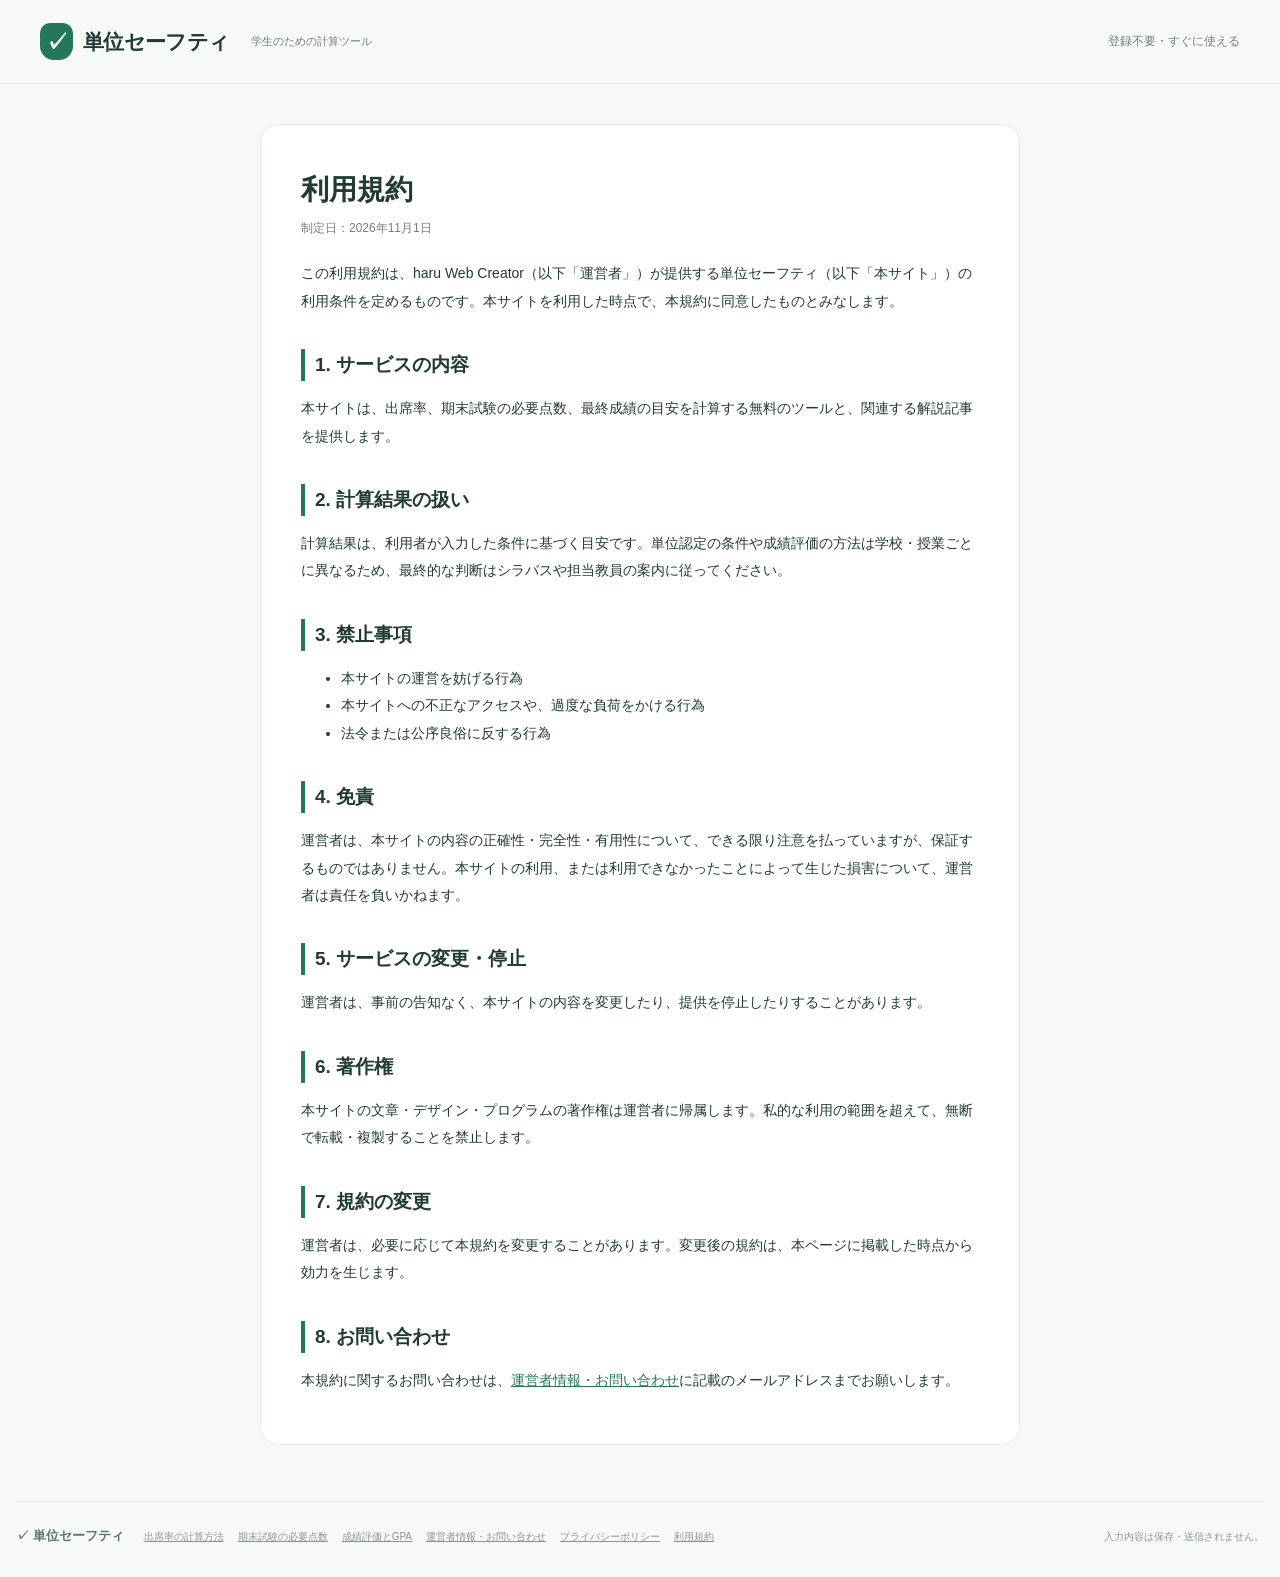
<file: terms.html>
<!DOCTYPE html>
<html lang="ja">
<head>
  <meta charset="UTF-8">
  <meta name="viewport" content="width=device-width, initial-scale=1.0">
  <meta name="description" content="単位セーフティの利用規約です。">
  <title>利用規約｜単位セーフティ</title>
  <link rel="icon" href="favicon.svg" type="image/svg+xml" sizes="any">
  <link rel="canonical" href="https://tani-safety.mytools-lab.com/terms">
  <meta property="og:title" content="利用規約｜単位セーフティ">
  <meta property="og:description" content="単位セーフティの利用規約です。">
  <meta property="og:type" content="article">
  <meta property="og:url" content="https://tani-safety.mytools-lab.com/terms">
  <meta property="og:image" content="https://tani-safety.mytools-lab.com/og-image.png">
  <meta property="og:site_name" content="単位セーフティ">
  <meta property="og:locale" content="ja_JP">
  <link rel="stylesheet" href="style.css">
</head>
<body>
  <header class="site-header"><a class="brand" href="./"><span class="brand-icon" aria-hidden="true">✓</span>単位セーフティ<span class="brand-tag">学生のための計算ツール</span></a><span class="header-note">登録不要・すぐに使える</span></header>
  <main>
    <article class="doc">
      <h1>利用規約</h1>
      <p class="updated">制定日：2026年11月1日</p>
      <p>この利用規約は、haru Web Creator（以下「運営者」）が提供する単位セーフティ（以下「本サイト」）の利用条件を定めるものです。本サイトを利用した時点で、本規約に同意したものとみなします。</p>
      <h2>1. サービスの内容</h2>
      <p>本サイトは、出席率、期末試験の必要点数、最終成績の目安を計算する無料のツールと、関連する解説記事を提供します。</p>
      <h2>2. 計算結果の扱い</h2>
      <p>計算結果は、利用者が入力した条件に基づく目安です。単位認定の条件や成績評価の方法は学校・授業ごとに異なるため、最終的な判断はシラバスや担当教員の案内に従ってください。</p>
      <h2>3. 禁止事項</h2>
      <ul><li>本サイトの運営を妨げる行為</li><li>本サイトへの不正なアクセスや、過度な負荷をかける行為</li><li>法令または公序良俗に反する行為</li></ul>
      <h2>4. 免責</h2>
      <p>運営者は、本サイトの内容の正確性・完全性・有用性について、できる限り注意を払っていますが、保証するものではありません。本サイトの利用、または利用できなかったことによって生じた損害について、運営者は責任を負いかねます。</p>
      <h2>5. サービスの変更・停止</h2>
      <p>運営者は、事前の告知なく、本サイトの内容を変更したり、提供を停止したりすることがあります。</p>
      <h2>6. 著作権</h2>
      <p>本サイトの文章・デザイン・プログラムの著作権は運営者に帰属します。私的な利用の範囲を超えて、無断で転載・複製することを禁止します。</p>
      <h2>7. 規約の変更</h2>
      <p>運営者は、必要に応じて本規約を変更することがあります。変更後の規約は、本ページに掲載した時点から効力を生じます。</p>
      <h2>8. お問い合わせ</h2>
      <p>本規約に関するお問い合わせは、<a href="about">運営者情報・お問い合わせ</a>に記載のメールアドレスまでお願いします。</p>
    </article>
  </main>
  <footer><a class="footer-brand" href="./">✓ 単位セーフティ</a><nav class="footer-links" aria-label="サイト情報"><a href="guide-attendance">出席率の計算方法</a><a href="guide-required-score">期末試験の必要点数</a><a href="guide-grades">成績評価とGPA</a><a href="about">運営者情報・お問い合わせ</a><a href="privacy">プライバシーポリシー</a><a href="terms">利用規約</a></nav><span>入力内容は保存・送信されません。</span></footer>
</body>
</html>
</file>
<file: style.css>
/* 共通の色と寸法。外部フォントを使わず、端末の日本語フォントで表示。 */
:root{--ink:#213b34;--muted:#73807b;--green:#247759;--line:#e4eae6;--surface:#f7f9f6}
*{box-sizing:border-box}html{scroll-behavior:smooth;scroll-padding-top:24px}body{margin:0;background:var(--surface);color:var(--ink);font-family:-apple-system,BlinkMacSystemFont,"Segoe UI","Noto Sans JP","Yu Gothic",Meiryo,sans-serif;font-size:14px;line-height:1.7}a{color:inherit;text-decoration:none}.site-header{height:84px;max-width:1328px;margin:auto;padding:0 40px;display:flex;align-items:center;justify-content:space-between;border-bottom:1px solid var(--line)}.brand{display:flex;align-items:center;gap:10px;font-size:21px;font-weight:800;letter-spacing:-.7px}.brand-icon{display:grid;place-items:center;width:33px;height:37px;background:var(--green);color:white;border-radius:10px 10px 14px 14px;font-size:23px}.brand-tag{font-size:11px;letter-spacing:0;font-weight:500;color:var(--muted);margin-left:12px}.header-note{font-size:12px;color:var(--muted)}main{max-width:1328px;padding:0 40px;margin:auto}.hero{text-align:center;padding:62px 0 35px}.eyebrow{color:var(--green);font-size:10px;letter-spacing:2.4px;font-weight:700;display:flex;justify-content:center;align-items:center;gap:8px}.eyebrow span{width:6px;height:6px;border-radius:50%;background:#69a886}h1{font-size:42px;letter-spacing:1px;line-height:1.5;margin:16px 0}.mobile-break{display:none}.hero-description{color:var(--muted);font-size:14px;line-height:1.9}.hero-chips{display:flex;justify-content:center;gap:24px;margin-top:22px;color:#648072;font-size:11px}.tool-nav{display:flex;justify-content:center;gap:6px;margin:0 auto 35px;padding:5px;background:#eaf0e9;width:fit-content;border-radius:12px}.tool-nav a{padding:9px 20px;font-size:12px;font-weight:600;border-radius:8px}.tool-nav a:first-child{background:white;box-shadow:0 2px 5px #243c3410}.tool-nav a:hover{background:white}.tool-nav span{font-size:10px;color:#809187;margin-right:5px}.tools{display:grid;grid-template-columns:repeat(3,minmax(0,1fr));gap:20px;align-items:stretch}.card{padding:26px 24px 20px;background:white;border:1px solid var(--line);border-radius:18px;box-shadow:0 5px 15px #22382c03;display:flex;flex-direction:column}.card-heading{display:flex;justify-content:space-between;align-items:center}.tool-icon{display:grid;place-items:center;width:40px;height:40px;border-radius:12px;background:#edf5ee;color:#367c55;font-size:25px}.tool-icon.blue{background:#edf3f9;color:#577eaa}.tool-icon.purple{background:#f1eef8;color:#8b77ad}.step{font-size:10px;letter-spacing:1.8px;color:#a1aaa5}.card h2{font-size:19px;margin:17px 0 4px;letter-spacing:-.5px}.card-description{font-size:12px;color:var(--muted);margin:0 0 24px}.card form{display:flex;flex-direction:column;flex:1;gap:15px}label{display:block;font-size:11px;font-weight:600;min-width:0}.field-grid{display:grid;grid-template-columns:1fr 1fr;gap:16px 12px}.input-wrap{position:relative;margin-top:7px;min-width:0}.input-wrap span{position:absolute;right:13px;top:50%;transform:translateY(-50%);font-size:11px;color:var(--muted);pointer-events:none}input{font:inherit;font-size:17px;font-weight:600;color:var(--ink);width:100%;min-height:48px;border:1px solid #dfe6e1;border-radius:8px;padding:10px 32px 10px 13px;background:#fcfdfb;appearance:textfield}input::-webkit-inner-spin-button{appearance:none}input:focus{outline:2px solid #85bda3;outline-offset:2px}input[aria-invalid=true]{border-color:#c54c43;background:#fff7f6}.input-hint{color:var(--muted);font-size:10px;margin:0;min-height:34px;line-height:1.7}button{border:0;border-radius:8px;background:var(--green);color:white;min-height:47px;padding:11px 14px;font:inherit;font-size:12px;font-weight:600;cursor:pointer;display:flex;align-items:center;justify-content:space-between;margin-top:auto}button:hover{background:#195c43}button span{font-size:18px;font-weight:400}a:focus-visible,button:focus-visible{outline:3px solid #81b9a0;outline-offset:4px}.result{border-radius:10px;padding:17px 16px;min-height:160px;background:#edf6ee;color:#326a47}.result.warning{background:#fff7e5;color:#886114}.result.danger{background:#fff0ed;color:#ad4237}.result.neutral{background:#f1f4f3;color:#61746a}.result-label{font-size:11px;margin:0;font-weight:600}.result-value{font-size:38px;font-weight:750;line-height:1.35;letter-spacing:-1px;margin:4px 0}.result-value small{font-size:14px;margin-left:5px;letter-spacing:0}.result-detail{font-size:11px;margin:5px 0 0;line-height:1.8}.result-badge{display:inline-block;font-size:10px;border:1px solid currentColor;border-radius:5px;padding:1px 7px;margin-left:8px;vertical-align:middle;letter-spacing:0}.card-note{font-size:10px;color:#859089;line-height:1.8;margin:15px 0 0;min-height:36px}.grade-header,.grade-row{display:grid;grid-template-columns:64px 1fr 1fr;gap:10px;align-items:center}.grade-header{font-size:10px;color:var(--muted);margin-bottom:-10px}.grade-row{font-size:11px;font-weight:600}.grade-row .input-wrap{margin-top:0}.notice{display:flex;gap:13px;background:#eff2eb;border:1px solid #e4e8de;border-radius:12px;padding:20px 24px;margin:28px 0 48px}.notice-icon{border:1px solid #80917a;border-radius:50%;height:19px;min-width:19px;display:grid;place-items:center;font-size:12px;line-height:1;margin-top:3px;color:#6c8066}.notice h2{font-size:12px;margin:0 0 4px}.notice p{font-size:11px;color:#788273;margin:0}footer{border-top:1px solid var(--line);max-width:1248px;margin:auto;padding:23px 0 30px;display:flex;align-items:center;gap:20px;color:#8b958e;font-size:10px}.footer-brand{font-size:13px;font-weight:700;color:#5d7567}footer p{margin:0}footer>span{margin-left:auto}
/* タブレットでは横幅を確保し、スマートフォンではカードを縦に並べる。 */
@media(max-width:1100px){main{padding:0 24px}.site-header{padding:0 24px}.tools{gap:14px}.card{padding:20px 16px}.card h2{font-size:17px}.field-grid{gap:12px 8px}.grade-header,.grade-row{grid-template-columns:56px 1fr 1fr;gap:6px}footer{margin:0 24px}}
@media(max-width:850px){.tools{grid-template-columns:1fr;max-width:560px;margin:auto;gap:22px}.card{padding:25px}.card h2{font-size:21px}.card form{gap:16px}.card-description{margin-bottom:20px}.input-hint{min-height:0}.card-note{min-height:0}.result{min-height:145px}.notice{max-width:560px;margin:24px auto 36px}.brand-tag{display:none}footer{flex-wrap:wrap;gap:8px 18px}footer>span{width:100%;margin:0}.grade-header,.grade-row{grid-template-columns:80px 1fr 1fr;gap:12px}}
@media(max-width:480px){.site-header{height:70px;padding:0 20px}.brand{font-size:18px}.header-note{font-size:9px}main{padding:0 16px}.hero{padding:38px 0 25px}h1{font-size:31px}.mobile-break{display:block}.hero-description{font-size:12px}.hero-chips{gap:16px;font-size:10px}.tool-nav{width:100%;gap:0;margin-bottom:25px}.tool-nav a{flex:1;text-align:center;padding:10px 3px;font-size:10px}.tool-nav span{display:none}.card{padding:22px 18px}.notice{padding:17px}.grade-header,.grade-row{grid-template-columns:66px 1fr 1fr;gap:10px}footer{margin:0 20px}}
/* 必要点数カード内だけに適用し、ほかの計算結果のスタイルを維持。 */
#required-result .required-summary{display:grid;grid-template-columns:1fr 1fr;gap:12px;margin:0 0 15px;padding-bottom:13px;border-bottom:1px solid currentColor}
#required-result dt{font-size:10px}
#required-result dd{margin:3px 0 0;font-size:21px;font-weight:700;overflow-wrap:anywhere}
#required-result dd small{font-size:11px;font-weight:500}
#required-result .result-value{overflow-wrap:anywhere}
#required-result .result-value small{display:inline-block;font-size:12px;letter-spacing:0}
#required-result .required-message{font-weight:700;margin-top:10px}
/* 説明・使い方・FAQも既存カードと同じ色や角丸で統一する。 */
.field-help{display:block;margin-top:6px;font-size:10px;font-weight:400;color:#596e62;line-height:1.7}
.info-section{margin:40px auto 0}
.info-section h2{font-size:22px;margin:0 0 12px}
.section-intro{color:#596e62;font-size:13px;margin:0 0 20px;max-width:760px}
.info-grid{display:grid;grid-template-columns:repeat(3,minmax(0,1fr));gap:20px}
.info-card{background:white;border:1px solid var(--line);border-radius:16px;padding:24px;min-width:0}
.info-card h3{font-size:15px;margin:0 0 10px;line-height:1.8}
.info-card p{font-size:12px;color:#596e62;margin:0;line-height:1.9}
.info-card a{display:inline-block;color:var(--green);font-size:12px;font-weight:600;padding:12px 0;margin-top:8px;text-decoration:underline;text-underline-offset:4px}
.usage-list{padding:0;list-style:none;margin:0}
.step-number{display:block;font-size:11px;letter-spacing:1.5px;color:var(--green);font-weight:700;margin-bottom:12px}
.faq details{background:white;border:1px solid var(--line);border-radius:12px;margin-top:12px}
.faq summary{padding:18px 22px;cursor:pointer;font-size:14px;font-weight:600;border-radius:12px}
.faq summary:hover{background:#edf5ee}
.faq summary:focus-visible{outline:3px solid #81b9a0;outline-offset:3px}
.faq details p{margin:0;padding:0 22px 20px;color:#596e62;font-size:13px;line-height:1.9}
#required-result .required-summary{grid-template-columns:repeat(2,minmax(0,1fr))}
@media(max-width:850px){.info-section{max-width:560px}.info-grid{grid-template-columns:1fr;gap:14px}}
@media(max-width:480px){.info-section h2{font-size:20px}.info-card{padding:20px}.faq summary{padding:16px;font-size:13px}.faq details p{padding:0 16px 16px}#required-result .required-summary{grid-template-columns:1fr;gap:10px}}
@media(prefers-reduced-motion:reduce){html{scroll-behavior:auto}}
.doc{max-width:760px;margin:40px auto 56px;background:white;border:1px solid var(--line);border-radius:18px;padding:36px 40px}.doc h1{font-size:28px;line-height:1.5;margin:8px 0 6px;letter-spacing:0}.doc .updated{color:var(--muted);font-size:12px;margin:0 0 20px}.doc h2{font-size:19px;margin:34px 0 10px;padding-left:10px;border-left:4px solid var(--green)}.doc h3{font-size:15px;margin:22px 0 6px}.doc p,.doc li{font-size:14px;line-height:1.95}.doc a{color:var(--green);text-decoration:underline}.doc .formula{background:var(--surface);border:1px solid var(--line);border-radius:10px;padding:12px 16px;font-weight:600}.doc table{border-collapse:collapse;width:100%;margin:12px 0;font-size:13px}.doc caption{text-align:left;font-weight:600;margin-bottom:6px}.doc th,.doc td{border:1px solid var(--line);padding:8px 10px;text-align:left;overflow-wrap:anywhere}.doc thead th,.doc tbody th{background:var(--surface)}.breadcrumb{font-size:12px;color:var(--muted);margin:0}.breadcrumb a{color:var(--muted)}.doc-cta{margin-top:32px}.doc .cta-link{display:inline-block;background:var(--green);color:white;text-decoration:none;padding:11px 18px;border-radius:8px;font-weight:600}.doc .cta-link:hover{background:#195c43}.footer-links{display:flex;flex-wrap:wrap;gap:4px 14px}.footer-links a{text-decoration:underline}.guide-list a{color:var(--green);font-weight:600}
@media(max-width:480px){.doc{padding:24px 18px;margin:24px auto 40px;border-radius:14px}.doc h1{font-size:23px}.doc h2{font-size:17px}}
.doc tbody th[scope="row"]{white-space:nowrap}
</file>
